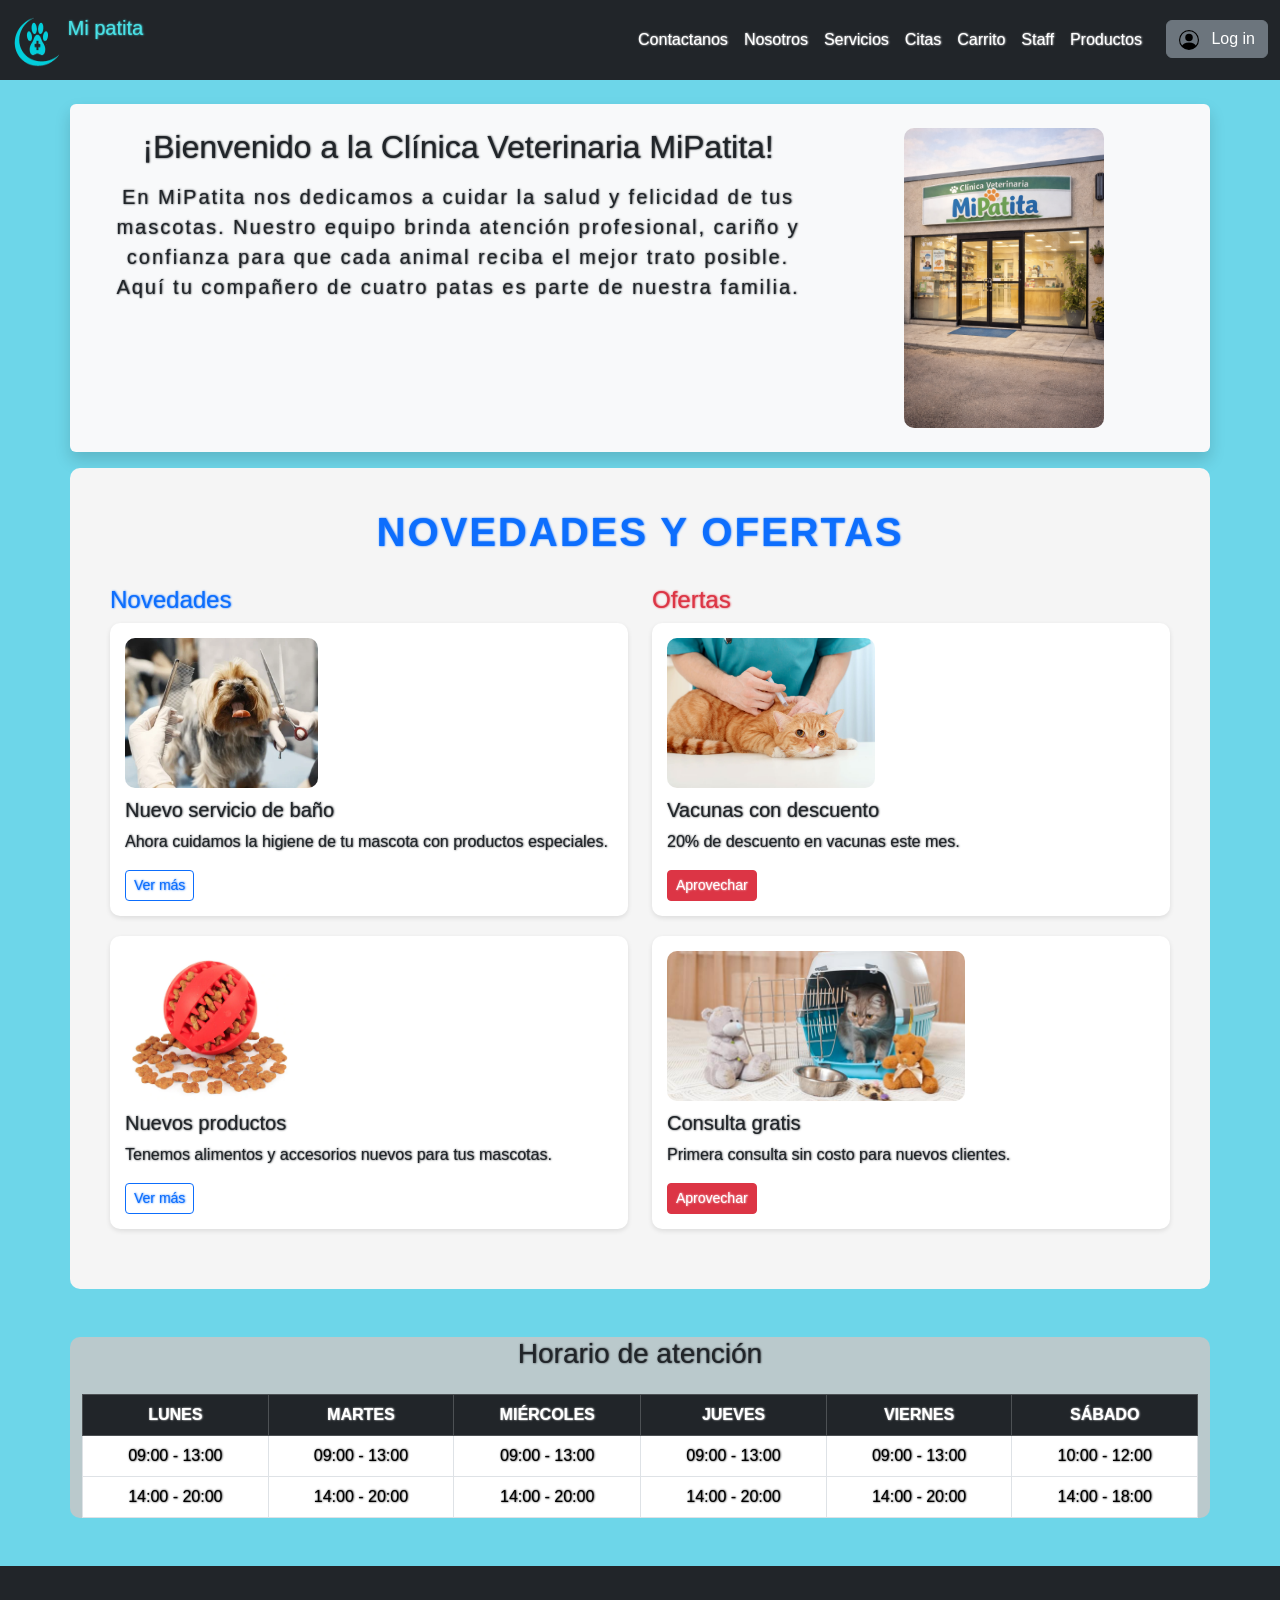
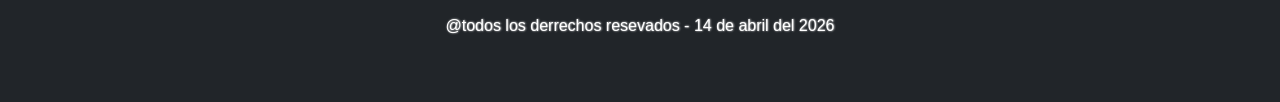
<file: index.html>
<!DOCTYPE html>
<html lang="en">
<head>
    <meta charset="UTF-8">
    <meta name="viewport" content="width=device-width, initial-scale=1.0">
    <link href="https://cdn.jsdelivr.net/npm/bootstrap@5.3.8/dist/css/bootstrap.min.css" rel="stylesheet" integrity="sha384-sRIl4kxILFvY47J16cr9ZwB07vP4J8+LH7qKQnuqkuIAvNWLzeN8tE5YBujZqJLB" crossorigin="anonymous">
    <link rel="icon" type="image/png" href="imagenes/logo.png">
    <link rel="stylesheet" href="CSS/index.css">
    <title>Mi patita</title>
</head>
<body>
    <nav class="navbar navbar-expand-lg cabecera navbar-dark bg-dark fixed-top">
        <div class="container-fluid">
            <!-- Logo -->
            <a class="navbar-brand" href="index.html">
            <img src="imagenes/logo.png" alt="Logo" width="50" height="50" class="d-inline-block align-text-top">
            <span class="marca">Mi patita</span>
            </a>
            <!-- Botón para moviles -->
            <button class="navbar-toggler" type="button" data-bs-toggle="collapse" data-bs-target="#navbarNav"
            aria-controls="navbarNav" aria-expanded="false" aria-label="Toggle navigation">
                <span class="navbar-toggler-icon"></span>
            </button>
            <!-- Links -->
            <div class="collapse navbar-collapse" id="navbarNav">
                <ul class="navbar-nav ms-auto">
                    <li class="nav-item"><a class="nav-link active" href="contactos.html">Contactanos</a></li>
                    <li class="nav-item"><a class="nav-link active" href="nosotros.html">Nosotros</a></li>
                    <li class="nav-item"><a class="nav-link active" href="servicios.html">Servicios</a></li>
                    <li class="nav-item"><a class="nav-link active" href="citas.html">Citas</a></li>
                    <li class="nav-item"><a class="nav-link active" href="carrito.html">Carrito</a></li>
                    <li class="nav-item"><a class="nav-link active" href="staff.html">Staff</a></li>
                    <li class="nav-item"><a class="nav-link active" href="productos.html">Productos</a></li>
                    <!-- log in -->
                    <li class="nav-item">
                        <!-- Button to Open the Modal -->
                        <button type="button" class="btn btn-secondary ms-3" data-bs-toggle="modal" data-bs-target="#myModal">
                            <img src="imagenes/iconos/login.svg" alt="Icono" width="20" height="20" class="me-2">
                            Log in
                        </button>
                    </li>
                </ul>
            </div>
        </div>
    </nav>

    <!-- The Modal -->
    <div class="modal" id="myModal">
        <div class="modal-dialog">
            <div class="modal-content fondo_session">
                <!-- Modal Header -->
                <div class="modal-header">
                    <h4 class="modal-title">Crea tu cuenta</h4>
                    <button type="button" class="btn-close" data-bs-dismiss="modal"></button>
                </div>
                <!-- Modal body -->
                <div class="modal-body">
                    <form action="index.html">
                        <!-- Correo -->
                        <div class="mb-3">
                            <label for="correo" class="form-label">Ingrese su correo</label>
                            <input type="email" class="form-control" id="correo" placeholder="example@gmail.com" required>
                        </div>

                        <!-- Contraseña -->
                        <div class="mb-3">
                            <label for="contraseña" class="form-label">Ingrese su contraseña</label>
                            <input type="password" class="form-control" id="contraseña" placeholder="Ingrese su contraseña" required>
                        </div>

                        <!-- Confirmar contraseña -->
                        <div class="mb-3">
                            <label for="Confirmar" class="form-label">Confirma tu contraseña</label>
                            <input type="password" class="form-control" id="Confirmar" placeholder="Confirmar contraseña" required>
                        </div>

                        <!-- Nombre de usuario -->
                        <div class="mb-3">
                            <label for="nombre" class="form-label">Ingrese un nombre de usuario</label>
                            <input type="text" class="form-control" id="nombre" placeholder="Admin..." required>
                        </div>

                        <!-- Botón -->
                        <div class="d-grid login">
                            <input type="submit" class="btn btn-primary " value="Log in">
                        </div>
                    </form>
                </div>
            </div>
        </div>
    </div>

    <div class="pt-5 mt-2"></div>
    <div class="container mt-5">
        <div class="text-center p-4 shadow rounded bg-light row">
            <div class="col-sm-8">
                <h2 class="mb-3">¡Bienvenido a la Clínica Veterinaria MiPatita!</h2>
                
                <p class="lead">
                    En MiPatita nos dedicamos a cuidar la salud y felicidad de tus mascotas. 
                    Nuestro equipo brinda atención profesional, cariño y confianza para que cada animal 
                    reciba el mejor trato posible. Aquí tu compañero de cuatro patas es parte de nuestra familia.
                </p>
            </div>
            <div class="col-sm-4">
                <img src="imagenes/local.png" class="img-fluid mx-auto d-block redondeo" width="200px">
            </div>
        </div>
    </div>

    <div class="mb-3">
        
    </div>
    
    <div class="container seccion redondeo">
        <h2 class="titulo titulo-pro">Novedades y Ofertas</h2>
        <div class="row">
            <!-- NOVEDADES -->
            <div class="col-md-6">
                <h4 class="text-primary">Novedades</h4>
                <div class="card-simple">
                    <img src="imagenes/baños/baño1.webp">
                    <h5>Nuevo servicio de baño</h5>
                    <p>Ahora cuidamos la higiene de tu mascota con productos especiales.</p>
                    <a href="citas.html" class="btn btn-outline-primary btn-sm">Ver más</a>
                </div>

                <div class="card-simple">
                    <img src="imagenes/productos/BolaComida.webp" class="img-fluid">
                    <h5>Nuevos productos</h5>
                    <p>Tenemos alimentos y accesorios nuevos para tus mascotas.</p>
                    <a href="carrito.html" class="btn btn-outline-primary btn-sm">Ver más</a>
                </div>
            </div>

                <!-- OFERTAS -->
            <div class="col-md-6">
                <h4 class="text-danger">Ofertas</h4>

                <div class="card-simple">
                    <img src="imagenes/baños/vacunas.avif" class="img-fluid">
                    <h5>Vacunas con descuento</h5>
                    <p>20% de descuento en vacunas este mes.</p>
                    <a href="citas.html" class="btn btn-danger btn-sm">Aprovechar</a>
                </div>

                <div class="card-simple">
                    <img src="imagenes/baños/llegada.jpg" class="img-fluid">
                    <h5>Consulta gratis</h5>
                    <p>Primera consulta sin costo para nuevos clientes.</p>
                    <a href="citas.html" class="btn btn-danger btn-sm">Aprovechar</a>
                </div>
            </div>
        </div>
    </div>

    <div class="container mt-5 borde">
        <h3 class="text-center mb-4">Horario de atención</h3>
        <table class="table table-bordered text-center">
            <thead class="table-dark">
                <tr>
                    <th>LUNES</th>
                    <th>MARTES</th>
                    <th>MIÉRCOLES</th>
                    <th>JUEVES</th>
                    <th>VIERNES</th>
                    <th>SÁBADO</th>
                </tr>
            </thead>
            <tbody>
                <tr>
                    <td>09:00 - 13:00</td>
                    <td>09:00 - 13:00</td>
                    <td>09:00 - 13:00</td>
                    <td>09:00 - 13:00</td>
                    <td>09:00 - 13:00</td>
                    <td>10:00 - 12:00</td>
                </tr>
                <tr>
                    <td>14:00 - 20:00</td>
                    <td>14:00 - 20:00</td>
                    <td>14:00 - 20:00</td>
                    <td>14:00 - 20:00</td>
                    <td>14:00 - 20:00</td>
                    <td>14:00 - 18:00</td>
                </tr>
            </tbody>
        </table>
    </div>

    <div class="container-fluid pie text-bg-dark pie pt-5 pb-5 text-center mt-5">
        <footer>
            <p>@todos los derrechos resevados - 14 de abril del 2026</p>
        </footer>
    </div>
    <script src="https://cdn.jsdelivr.net/npm/bootstrap@5.3.8/dist/js/bootstrap.bundle.min.js" integrity="sha384-FKyoEForCGlyvwx9Hj09JcYn3nv7wiPVlz7YYwJrWVcXK/BmnVDxM+D2scQbITxI" crossorigin="anonymous"></script>
</body>
</html>
</file>
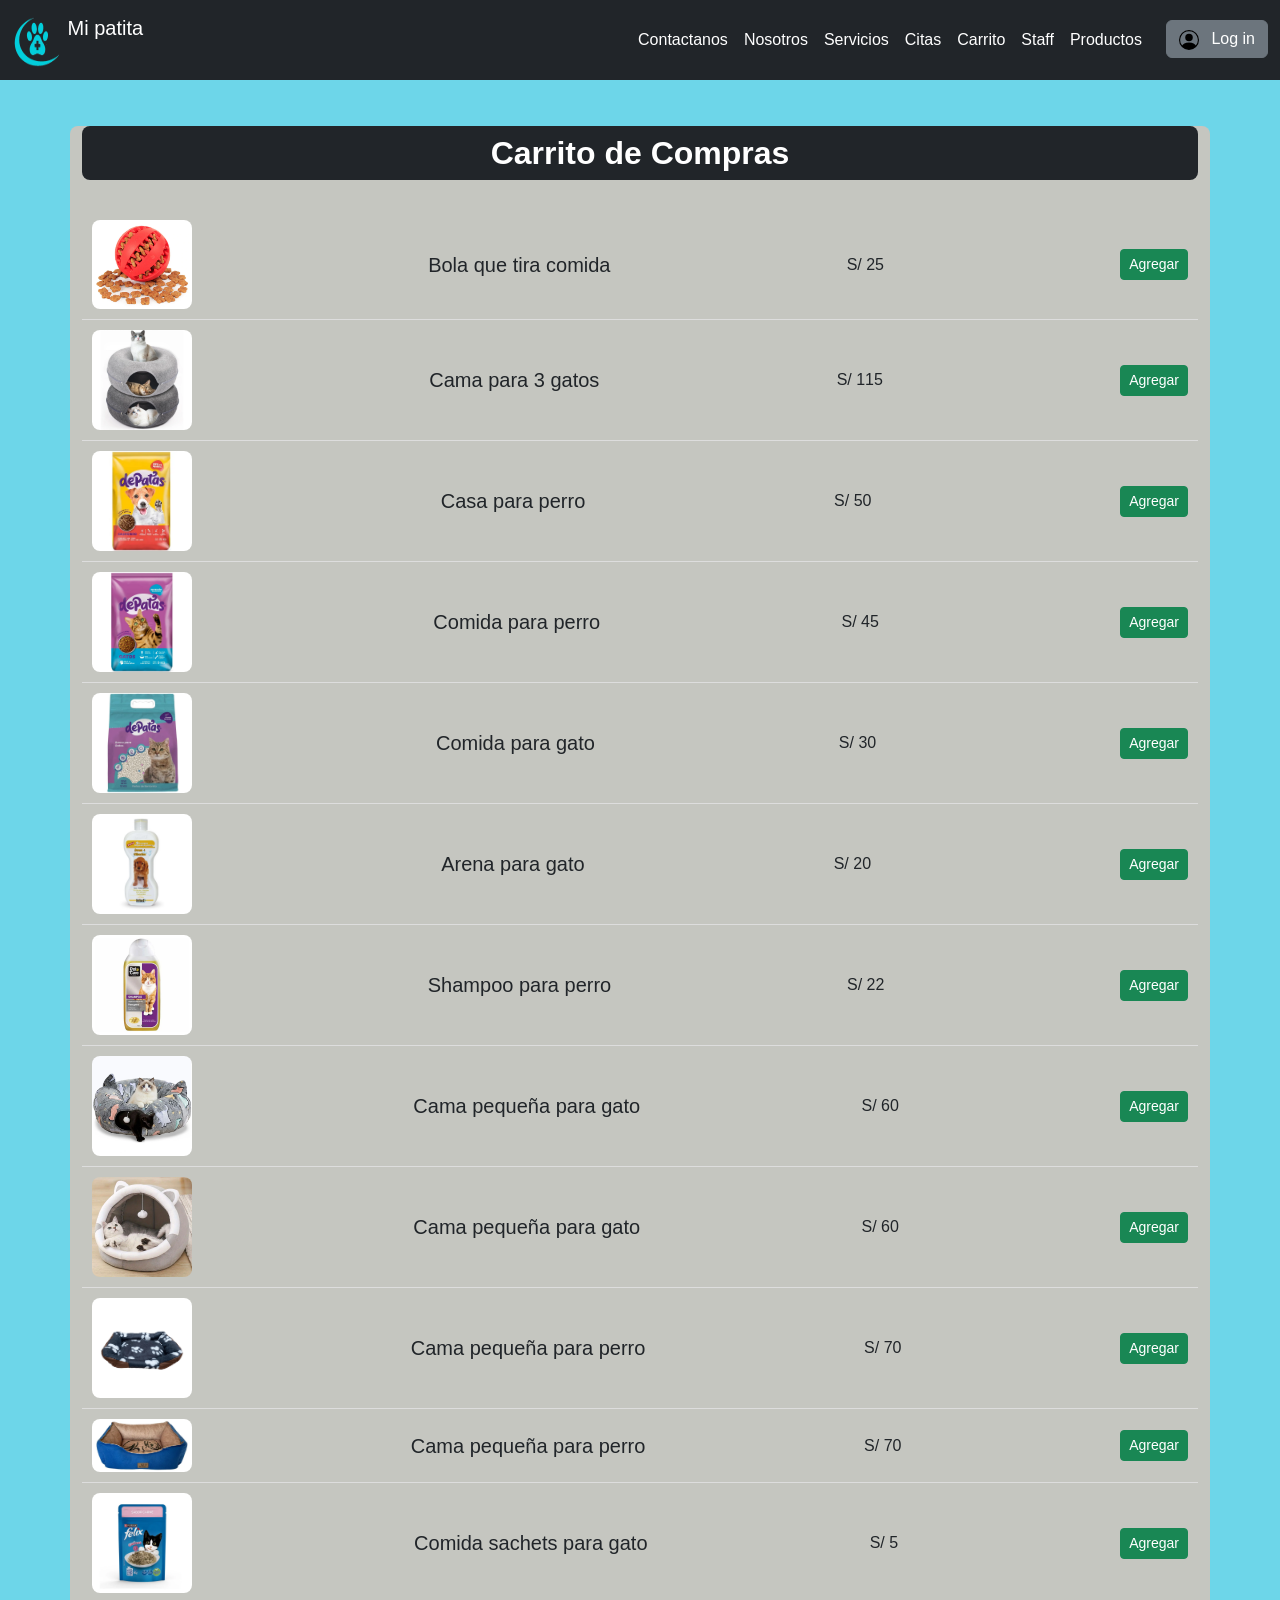
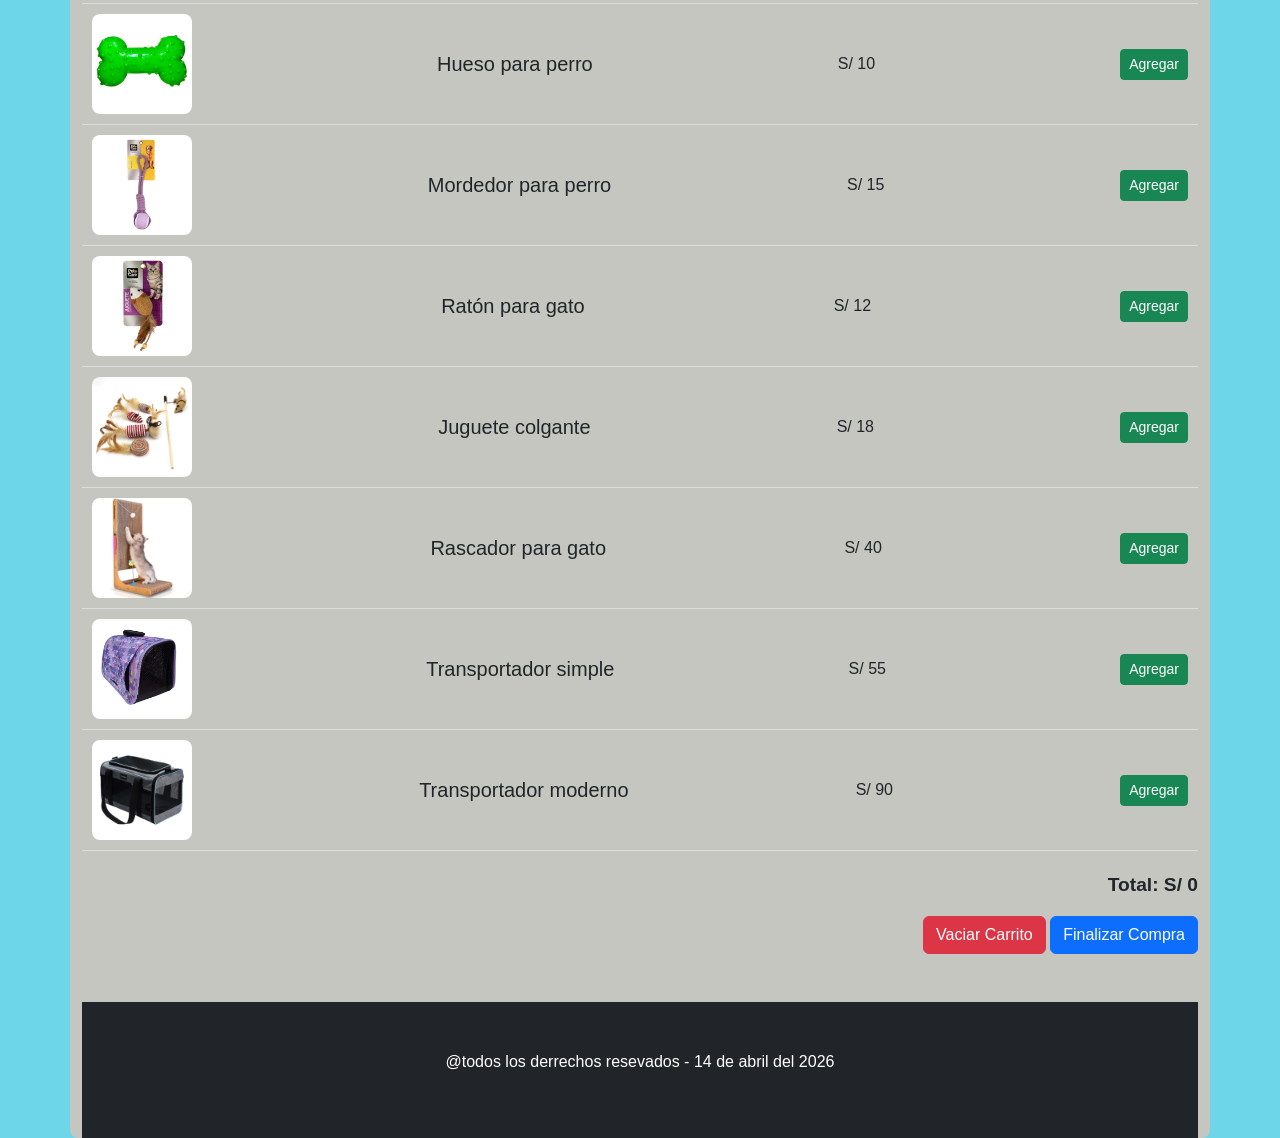
<file: carrito.html>
<!DOCTYPE html>
<html lang="es">
<head>
    <meta charset="UTF-8">
    <meta name="viewport" content="width=device-width, initial-scale=1.0">
    <link href="https://cdn.jsdelivr.net/npm/bootstrap@5.3.8/dist/css/bootstrap.min.css" rel="stylesheet" integrity="sha384-sRIl4kxILFvY47J16cr9ZwB07vP4J8+LH7qKQnuqkuIAvNWLzeN8tE5YBujZqJLB" crossorigin="anonymous">
    <link rel="icon" type="image/png" href="imagenes/logo.png">
    <link rel="stylesheet" href="CSS/carrito.css">
    <title>Carrito</title>
</head>
<body>

    <nav class="navbar navbar-expand-lg cabecera navbar-dark bg-dark fixed-top">
        <div class="container-fluid">
            <!-- Logo -->
            <a class="navbar-brand" href="index.html">
            <img src="imagenes/logo.png" alt="Logo" width="50" height="50" class="d-inline-block align-text-top">
            <span class="marca">Mi patita</span>
            </a>
            <!-- Botón para moviles -->
            <button class="navbar-toggler" type="button" data-bs-toggle="collapse" data-bs-target="#navbarNav"
            aria-controls="navbarNav" aria-expanded="false" aria-label="Toggle navigation">
                <span class="navbar-toggler-icon"></span>
            </button>
            <!-- Links -->
            <div class="collapse navbar-collapse" id="navbarNav">
                <ul class="navbar-nav ms-auto">
                    <li class="nav-item"><a class="nav-link active" href="contactos.html">Contactanos</a></li>
                    <li class="nav-item"><a class="nav-link active" href="nosotros.html">Nosotros</a></li>
                    <li class="nav-item"><a class="nav-link active" href="servicios.html">Servicios</a></li>
                    <li class="nav-item"><a class="nav-link active" href="citas.html">Citas</a></li>
                    <li class="nav-item"><a class="nav-link active" href="carrito.html">Carrito</a></li>
                    <li class="nav-item"><a class="nav-link active" href="staff.html">Staff</a></li>
                    <li class="nav-item"><a class="nav-link active" href="productos.html">Productos</a></li>
                    <!-- log in -->
                    <li class="nav-item">
                        <!-- Button to Open the Modal -->
                        <button type="button" class="btn btn-secondary ms-3" data-bs-toggle="modal" data-bs-target="#myModal">
                            <img src="imagenes/iconos/login.svg" alt="Icono" width="20" height="20" class="me-2">
                            Log in
                        </button>
                    </li>
                </ul>
            </div>
        </div>
    </nav>

    <!-- The Modal -->
    <div class="modal" id="myModal">
        <div class="modal-dialog">
            <div class="modal-content fondo_session">
                <!-- Modal Header -->
                <div class="modal-header">
                    <h4 class="modal-title">Crea tu cuenta</h4>
                    <button type="button" class="btn-close" data-bs-dismiss="modal"></button>
                </div>
                <!-- Modal body -->
                <div class="modal-body">
                    <form action="index.html">
                        <!-- Correo -->
                        <div class="mb-3">
                            <label for="correo" class="form-label">Ingrese su correo</label>
                            <input type="email" class="form-control" id="correo" placeholder="example@gmail.com" required>
                        </div>

                        <!-- Contraseña -->
                        <div class="mb-3">
                            <label for="contraseña" class="form-label">Ingrese su contraseña</label>
                            <input type="password" class="form-control" id="contraseña" placeholder="Ingrese su contraseña" required>
                        </div>

                        <!-- Confirmar contraseña -->
                        <div class="mb-3">
                            <label for="Confirmar" class="form-label">Confirma tu contraseña</label>
                            <input type="password" class="form-control" id="Confirmar" placeholder="Confirmar contraseña" required>
                        </div>

                        <!-- Nombre de usuario -->
                        <div class="mb-3">
                            <label for="nombre" class="form-label">Ingrese un nombre de usuario</label>
                            <input type="text" class="form-control" id="nombre" placeholder="Admin..." required>
                        </div>

                        <!-- Botón -->
                        <div class="d-grid login">
                            <input type="submit" class="btn btn-primary " value="Log in">
                        </div>
                    </form>
                </div>
            </div>
        </div>
    </div>

    <div class="p-5"></div>
    <div class="container color borde ">
        <h2 class="titulo text-bg-dark p-2 borde">Carrito de Compras</h2>

        <div id="lista-carrito">
            <div class="producto">
                <img src="imagenes/productos/BolaComida.webp" class="borde" width="100px">
                <h5>Bola que tira comida</h5>
                <span>S/ 25</span>
                <button class="btn btn-sm btn-success" onclick="agregar(25)">Agregar</button>
            </div>
            <div class="producto">
                <img src="imagenes/productos/Camade3G.webp" class="borde" width="100px">
                <h5>Cama para 3 gatos</h5>
                <span>S/ 115</span>
                <button class="btn btn-sm btn-success" onclick="agregar(115)">Agregar</button>
            </div>
            <div class="producto">
                <img src="imagenes/productos/ComidaP.webp" class="borde" width="100px">
                <h5>Casa para perro</h5>
                <span>S/ 50</span>
                <button class="btn btn-sm btn-success" onclick="agregar(50)">Agregar</button>
            </div>
            <div class="producto">
                <img src="imagenes/productos/ComiG.webp" class="borde" width="100px">
                <h5>Comida para perro</h5>
                <span>S/ 45</span>
                <button class="btn btn-sm btn-success" onclick="agregar(45)">Agregar</button>
            </div>
            <div class="producto">
                <img src="imagenes/productos/ArenaG.webp" class="borde" width="100px">
                <h5>Comida para gato</h5>
                <span>S/ 30</span>
                <button class="btn btn-sm btn-success" onclick="agregar(30)">Agregar</button>
            </div>
            <div class="producto">
                <img src="imagenes/productos/ShampooP.webp" class="borde" width="100px">
                <h5>Arena para gato</h5>
                <span>S/ 20</span>
                <button class="btn btn-sm btn-success" onclick="agregar(20)">Agregar</button>
            </div>
            <div class="producto">
                <img src="imagenes/productos/ShampooG.webp" class="borde" width="100px">
                <h5>Shampoo para perro</h5>
                <span>S/ 22</span>
                <button class="btn btn-sm btn-success" onclick="agregar(22)">Agregar</button>
            </div>
            <div class="producto">
                <img src="imagenes/productos/Camapequeña2G.webp" class="borde" width="100px">
                <h5>Cama pequeña para gato</h5>
                <span>S/ 60</span>
                <button class="btn btn-sm btn-success" onclick="agregar(60)">Agregar</button>
            </div>
            <div class="producto">
                <img src="imagenes/productos/CamapequeñaG.webp" class="borde" width="100px">
                <h5>Cama pequeña para gato</h5>
                <span>S/ 60</span>
                <button class="btn btn-sm btn-success" onclick="agregar(60)">Agregar</button>
            </div>
            <div class="producto">
                <img src="imagenes/productos/CamaP.png" class="borde" width="100px">
                <h5>Cama pequeña para perro</h5>
                <span>S/ 70</span>
                <button class="btn btn-sm btn-success" onclick="agregar(70)">Agregar</button>
            </div>
            <div class="producto">
                <img src="imagenes/productos/CamaP2.webp" class="borde" width="100px">
                <h5>Cama pequeña para perro</h5>
                <span>S/ 70</span>
                <button class="btn btn-sm btn-success" onclick="agregar(70)">Agregar</button>
            </div>
            <div class="producto">
                <img src="imagenes/productos/ComidaCarneG.webp" class="borde" width="100px">
                <h5>Comida sachets para gato</h5>
                <span>S/ 5</span>
                <button class="btn btn-sm btn-success" onclick="agregar(5)">Agregar</button>
            </div>
            <div class="producto">
                <img src="imagenes/productos/HuesoP.webp" class="borde" width="100px">
                <h5>Hueso para perro</h5>
                <span>S/ 10</span>
                <button class="btn btn-sm btn-success" onclick="agregar(10)">Agregar</button>
            </div>
            <div class="producto">
                <img src="imagenes/productos/JugueteP.webp" class="borde" width="100px">
                <h5>Mordedor para perro</h5>
                <span>S/ 15</span>
                <button class="btn btn-sm btn-success" onclick="agregar(15)">Agregar</button>
            </div>
            <div class="producto">
                <img src="imagenes/productos/RatonparaG.webp" class="borde" width="100px">
                <h5>Ratón para gato</h5>
                <span>S/ 12</span>
                <button class="btn btn-sm btn-success" onclick="agregar(12)">Agregar</button>
            </div>
            <div class="producto">
                <img src="imagenes/productos/JugueteG.webp" class="borde" width="100px">
                <h5>Juguete colgante</h5>
                <span>S/ 18</span>
                <button class="btn btn-sm btn-success" onclick="agregar(18)">Agregar</button>
            </div>
            <div class="producto">
                <img src="imagenes/productos/RascadorG.webp" class="borde" width="100px">
                <h5>Rascador para gato</h5>
                <span>S/ 40</span>
                <button class="btn btn-sm btn-success" onclick="agregar(40)">Agregar</button>
            </div>
            <div class="producto">
                <img src="imagenes/productos/TransportadorBasico.webp" class="borde" width="100px">
                <h5>Transportador simple</h5>
                <span>S/ 55</span>
                <button class="btn btn-sm btn-success" onclick="agregar(55)">Agregar</button>
            </div>
            <div class="producto">
                <img src="imagenes/productos/Transportador1.webp" class="borde" width="100px">
                <h5>Transportador moderno</h5>
                <span>S/ 90</span>
                <button class="btn btn-sm btn-success" onclick="agregar(90)">Agregar</button>
            </div>

        <div class="total">
            Total: S/ <span id="total">0</span>
        </div>

        <div class="text-end mt-3">
            <button class="btn btn-danger" onclick="vaciar()">Vaciar Carrito</button>
            <a href="completo.html"><button class="btn btn-primary">Finalizar Compra</button></a>
        </div>
    </div>

    <script>
    let total = 0;

    function agregar(precio) {
        total += precio;
        document.getElementById("total").textContent = total;
    }

    function vaciar() {
        total = 0;
        document.getElementById("total").textContent = total;
    }
</script>

    <div class="container-fluid pie text-bg-dark pie pt-5 pb-5 text-center mt-5">
        <footer>
            <p>@todos los derrechos resevados - 14 de abril del 2026</p>
        </footer>
    </div>

<script src="https://cdn.jsdelivr.net/npm/bootstrap@5.3.8/dist/js/bootstrap.bundle.min.js"></script>
</body>
</html>
</file>
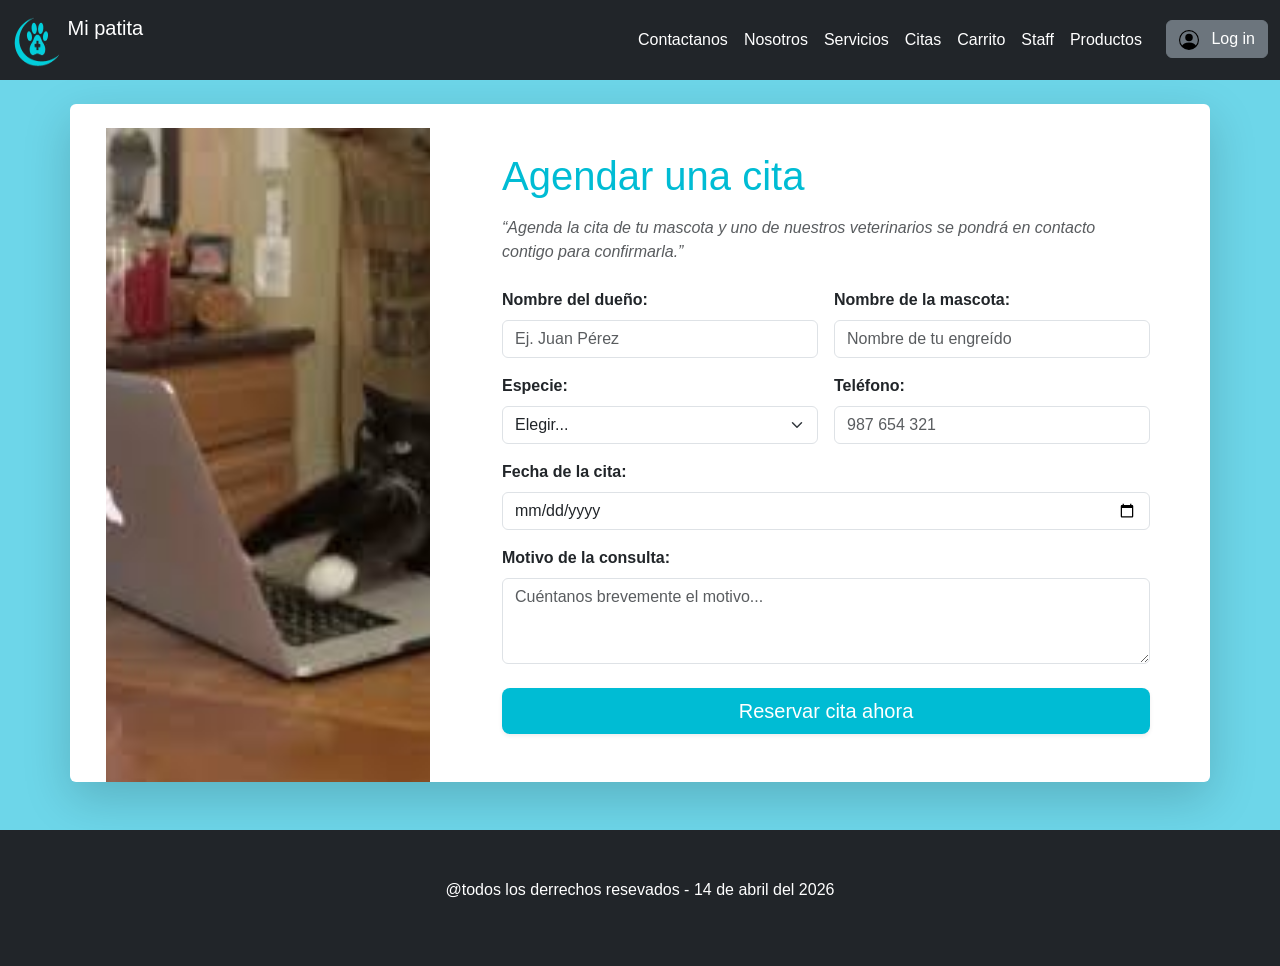
<file: citas.html>
<!DOCTYPE html>
<html lang="en">
<head>
    <meta charset="UTF-8">
    <meta name="viewport" content="width=device-width, initial-scale=1.0">
    <link href="https://cdn.jsdelivr.net/npm/bootstrap@5.3.8/dist/css/bootstrap.min.css" rel="stylesheet" integrity="sha384-sRIl4kxILFvY47J16cr9ZwB07vP4J8+LH7qKQnuqkuIAvNWLzeN8tE5YBujZqJLB" crossorigin="anonymous">
    <link rel="icon" type="image/png" href="imagenes/logo.png">
    <link rel="stylesheet" href="CSS/citas.css">
    <title>MiPatita</title>
</head>
<body style="background: #6dd6e9;">
    <nav class="navbar navbar-expand-lg cabecera navbar-dark text-bg-dark fixed-top">
        <div class="container-fluid">
            <!-- Logo -->
            <a class="navbar-brand" href="index.html">
            <img src="imagenes/logo.png" alt="Logo" width="50" height="50" class="d-inline-block align-text-top">
            Mi patita
            </a>
            <!-- Botón para moviles -->
            <button class="navbar-toggler" type="button" data-bs-toggle="collapse" data-bs-target="#navbarNav"
            aria-controls="navbarNav" aria-expanded="false" aria-label="Toggle navigation">
                <span class="navbar-toggler-icon"></span>
            </button>
            <!-- Links -->
            <div class="collapse navbar-collapse" id="navbarNav">
                <ul class="navbar-nav ms-auto">
                    <li class="nav-item"><a class="nav-link active" href="contactos.html">Contactanos</a></li>
                    <li class="nav-item"><a class="nav-link active" href="nosotros.html">Nosotros</a></li>
                    <li class="nav-item"><a class="nav-link active" href="servicios.html">Servicios</a></li>
                    <li class="nav-item"><a class="nav-link active" href="citas.html">Citas</a></li>
                    <li class="nav-item"><a class="nav-link active" href="carrito.html">Carrito</a></li>
                    <li class="nav-item"><a class="nav-link active" href="staff.html">Staff</a></li>
                    <li class="nav-item"><a class="nav-link active" href="productos.html">Productos</a></li>
                    <!-- log in -->
                    <li class="nav-item">
                        <!-- Button to Open the Modal -->
                        <button type="button" class="btn btn-secondary ms-3" data-bs-toggle="modal" data-bs-target="#myModal">
                            <img src="imagenes/iconos/login.svg" alt="Icono" width="20" height="20" class="me-2">
                            Log in
                        </button>
                    </li>
                </ul>
            </div>
        </div>
    </nav>

    <!-- The Modal -->
    <div class="modal" id="myModal">
        <div class="modal-dialog">
            <div class="modal-content fondo_session">
                <!-- Modal Header -->
                <div class="modal-header">
                    <h4 class="modal-title">Crea tu cuenta</h4>
                    <button type="button" class="btn-close" data-bs-dismiss="modal"></button>
                </div>
                <!-- Modal body -->
                <div class="modal-body">
                    <form action="index.html">
                        <!-- Correo -->
                        <div class="mb-3">
                            <label for="correo" class="form-label">Ingrese su correo</label>
                            <input type="email" class="form-control" id="correo" placeholder="example@gmail.com" required>
                        </div>

                        <!-- Contraseña -->
                        <div class="mb-3">
                            <label for="contraseña" class="form-label">Ingrese su contraseña</label>
                            <input type="password" class="form-control" id="contraseña" placeholder="Ingrese su contraseña" required>
                        </div>

                        <!-- Confirmar contraseña -->
                        <div class="mb-3">
                            <label for="Confirmar" class="form-label">Confirma tu contraseña</label>
                            <input type="password" class="form-control" id="Confirmar" placeholder="Confirmar contraseña" required>
                        </div>

                        <!-- Nombre de usuario -->
                        <div class="mb-3">
                            <label for="nombre" class="form-label">Ingrese un nombre de usuario</label>
                            <input type="text" class="form-control" id="nombre" placeholder="Admin..." required>
                        </div>

                        <!-- Botón -->
                        <div class="d-grid login">
                            <input type="submit" class="btn btn-primary " value="Log in">
                        </div>
                    </form>
                </div>
            </div>
        </div>
    </div>

    <div class="pt-5 mt-2"></div>
    <section class="container my-5 shadow-lg rounded overflow-hidden bg-white mt-5">
        <div class="row g-0">
            <div class="col-md-4 d-none d-md-block">
                <div class="h-100 m-4" style="background: url('imagenes/cita.jpeg') center/cover no-repeat; min-height: 300px;">
                </div>
            </div>

            <div class="col-md-8 p-4 p-lg-5">
                <h1 class="display-6 mb-3" style="color: #00bcd4;">Agendar una cita</h1>
                <p class="text-muted fst-italic mb-4">
                    “Agenda la cita de tu mascota y uno de nuestros veterinarios se pondrá en contacto contigo para confirmarla.”
                </p>

                <form action="" method="get" class="row g-3">
                    <div class="col-md-6">
                        <label class="form-label fw-bold">Nombre del dueño:</label>
                        <input type="text" name="dueño" class="form-control" placeholder="Ej. Juan Pérez">
                    </div>

                    <div class="col-md-6">
                        <label class="form-label fw-bold">Nombre de la mascota:</label>
                        <input type="text" name="mascota" class="form-control" placeholder="Nombre de tu engreído">
                    </div>

                    <div class="col-md-6">
                        <label class="form-label fw-bold">Especie:</label>
                        <select name="especie" class="form-select">
                            <option selected>Elegir...</option>
                            <option>Perro</option>
                            <option>Gato</option>
                            <option>Ave</option>
                            <option>Otro</option>
                        </select>
                    </div>

                    <div class="col-md-6">
                        <label class="form-label fw-bold">Teléfono:</label>
                        <input type="number" name="telefono" class="form-control" placeholder="987 654 321">
                    </div>

                    <div class="col-12">
                        <label class="form-label fw-bold">Fecha de la cita:</label>
                        <input type="date" name="fecha" class="form-control">
                    </div>

                    <div class="col-12">
                        <label class="form-label fw-bold">Motivo de la consulta:</label>
                        <textarea name="motivo" class="form-control" rows="3" placeholder="Cuéntanos brevemente el motivo..."></textarea>
                    </div>

                    <div class="col-12 mt-4">
                        <button type="submit" class="btn btn-lg w-100 text-white shadow-sm" style="background-color: #00bcd4; border: none;">
                            Reservar cita ahora
                        </button>
                    </div>
                </form>
            </div>
        </div>
    </section>
    <div class="container-fluid pie text-bg-dark pie pt-5 pb-5 text-center mt-5">
        <footer>
            <p>@todos los derrechos resevados - 14 de abril del 2026</p>
        </footer>
    </div>

    <script src="https://cdn.jsdelivr.net/npm/bootstrap@5.3.8/dist/js/bootstrap.bundle.min.js" integrity="sha384-FKyoEForCGlyvwx9Hj09JcYn3nv7wiPVlz7YYwJrWVcXK/BmnVDxM+D2scQbITxI" crossorigin="anonymous"></script>
</body>
</html>
</file>
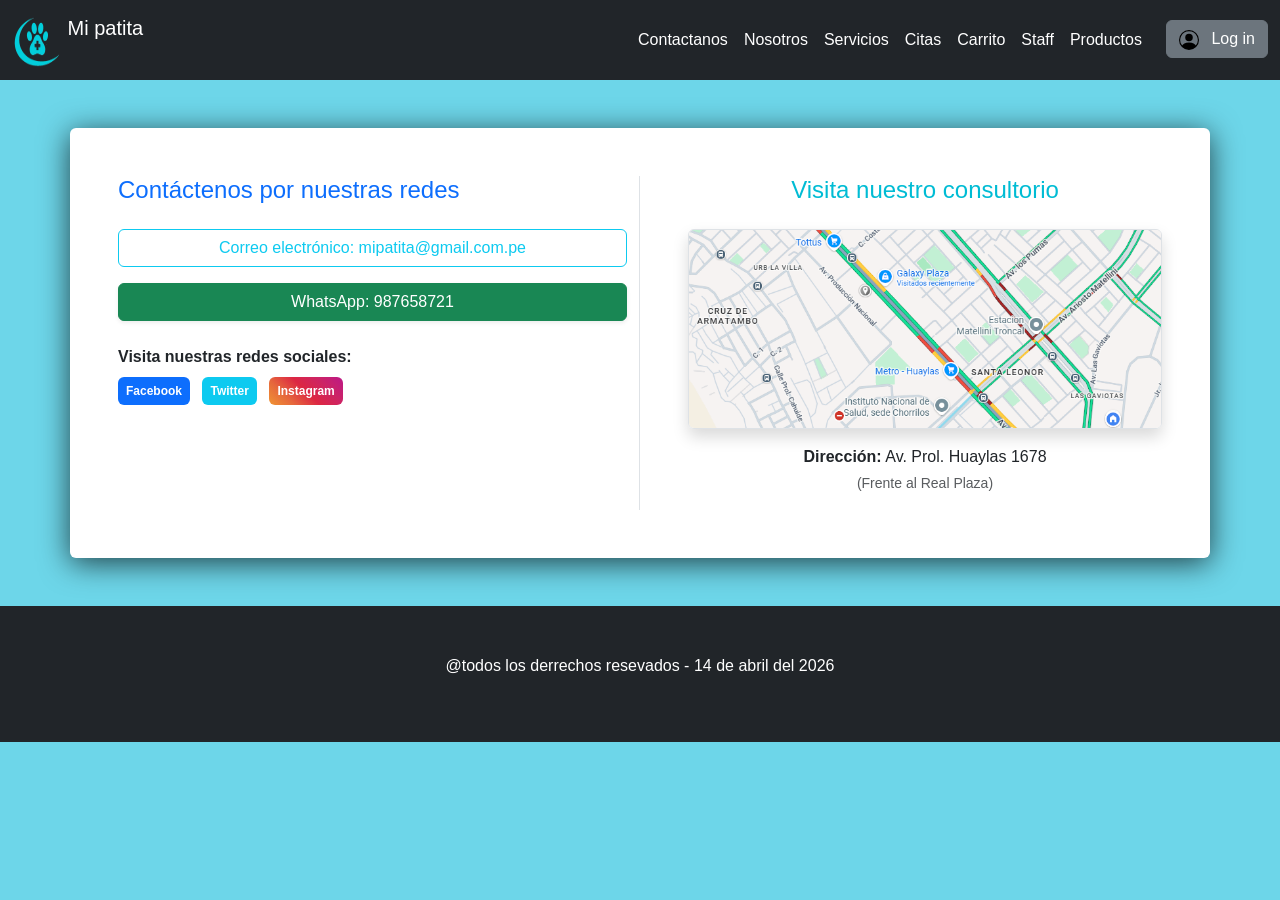
<file: contactos.html>
<!DOCTYPE html>
<html lang="en">
<head>
    <meta charset="UTF-8">
    <meta name="viewport" content="width=device-width, initial-scale=1.0">
    <link href="https://cdn.jsdelivr.net/npm/bootstrap@5.3.8/dist/css/bootstrap.min.css" rel="stylesheet" integrity="sha384-sRIl4kxILFvY47J16cr9ZwB07vP4J8+LH7qKQnuqkuIAvNWLzeN8tE5YBujZqJLB" crossorigin="anonymous">
    <link rel="icon" type="image/png" href="imagenes/logo.png">
    <link rel="stylesheet" href="CSS/contacto.css">
    <title>MiPatita</title>
</head>
<body>
    <nav class="navbar navbar-expand-lg cabecera navbar-dark text-bg-dark">
        <div class="container-fluid">
            <!-- Logo -->
            <a class="navbar-brand" href="index.html">
            <img src="imagenes/logo.png" alt="Logo" width="50" height="50" class="d-inline-block align-text-top">
            Mi patita
            </a>
            <!-- Botón para moviles -->
            <button class="navbar-toggler" type="button" data-bs-toggle="collapse" data-bs-target="#navbarNav"
            aria-controls="navbarNav" aria-expanded="false" aria-label="Toggle navigation">
                <span class="navbar-toggler-icon"></span>
            </button>
            <!-- Links -->
            <div class="collapse navbar-collapse" id="navbarNav">
                <ul class="navbar-nav ms-auto">
                    <li class="nav-item"><a class="nav-link active" href="contactos.html">Contactanos</a></li>
                    <li class="nav-item"><a class="nav-link active" href="nosotros.html">Nosotros</a></li>
                    <li class="nav-item"><a class="nav-link active" href="servicios.html">Servicios</a></li>
                    <li class="nav-item"><a class="nav-link active" href="citas.html">Citas</a></li>
                    <li class="nav-item"><a class="nav-link active" href="carrito.html">Carrito</a></li>
                    <li class="nav-item"><a class="nav-link active" href="staff.html">Staff</a></li>
                    <li class="nav-item"><a class="nav-link active" href="productos.html">Productos</a></li>
                    <!-- log in -->
                    <li class="nav-item">
                        <!-- Button to Open the Modal -->
                        <button type="button" class="btn btn-secondary ms-3" data-bs-toggle="modal" data-bs-target="#myModal">
                            <img src="imagenes/iconos/login.svg" alt="Icono" width="20" height="20" class="me-2">
                            Log in
                        </button>
                    </li>
                </ul>
            </div>
        </div>
    </nav>

    <!-- The Modal -->
    <div class="modal" id="myModal">
        <div class="modal-dialog">
            <div class="modal-content fondo_session">
                <!-- Modal Header -->
                <div class="modal-header">
                    <h4 class="modal-title">Crea tu cuenta</h4>
                    <button type="button" class="btn-close" data-bs-dismiss="modal"></button>
                </div>
                <!-- Modal body -->
                <div class="modal-body">
                    <form action="index.html">
                        <!-- Correo -->
                        <div class="mb-3">
                            <label for="correo" class="form-label">Ingrese su correo</label>
                            <input type="email" class="form-control" id="correo" placeholder="example@gmail.com" required>
                        </div>

                        <!-- Contraseña -->
                        <div class="mb-3">
                            <label for="contraseña" class="form-label">Ingrese su contraseña</label>
                            <input type="password" class="form-control" id="contraseña" placeholder="Ingrese su contraseña" required>
                        </div>

                        <!-- Confirmar contraseña -->
                        <div class="mb-3">
                            <label for="Confirmar" class="form-label">Confirma tu contraseña</label>
                            <input type="password" class="form-control" id="Confirmar" placeholder="Confirmar contraseña" required>
                        </div>

                        <!-- Nombre de usuario -->
                        <div class="mb-3">
                            <label for="nombre" class="form-label">Ingrese un nombre de usuario</label>
                            <input type="text" class="form-control" id="nombre" placeholder="Admin..." required>
                        </div>

                        <!-- Botón -->
                        <div class="d-grid login">
                            <input type="submit" class="btn btn-primary " value="Log in">
                        </div>
                    </form>
                </div>
            </div>
        </div>
    </div>

    <section class="container my-5 p-5 bg-white rounded shadow-sm sombra">
        <div class="row">
            <div class="col-md-6 border-end">
                <h2 class="h4 mb-4 text-primary">Contáctenos por nuestras redes</h2>
                
                <div class="mb-4">
                    <a href="mailto:mipatita@gmail.com.pe" class="btn btn-outline-info w-100 mb-3">
                        Correo electrónico: mipatita@gmail.com.pe
                    </a>
                    <a href="https://wa.me" class="btn btn-success w-100 shadow-sm">
                        WhatsApp: 987658721
                    </a>
                </div>

                <p class="fw-bold mb-2">Visita nuestras redes sociales:</p>
                <ul class="list-inline">
                    <li class="list-inline-item badge bg-primary p-2">Facebook</li>
                    <li class="list-inline-item badge bg-info p-2">Twitter</li>
                    <li class="list-inline-item badge bg-danger p-2" style="background: linear-gradient(45deg, #f09433, #e6683c, #dc2743, #cc2366, #bc1888) !important;">Instagram</li>
                </ul>
            </div>

            <div class="col-md-6 ps-md-5 mt-4 mt-md-0 text-center">
                <h2 class="h4 mb-4 text-primary" style="color: #00bcd4 !important;">Visita nuestro consultorio</h2>
                
                <div class="mb-3">
                    <img src="imagenes/direccion.png" class="img-fluid rounded shadow border" alt="Mapa" style="max-height: 200px; width: 100%; object-fit: cover;">
                </div>
                
                <p class="mb-1"><strong>Dirección:</strong> Av. Prol. Huaylas 1678</p>
                <p class="text-muted small italic">(Frente al Real Plaza)</p>
            </div>
        </div>
    </section>

    <div class="container-fluid pie text-bg-dark pie pt-5 pb-5 text-center mt-5">
        <footer>
            <p>@todos los derrechos resevados - 14 de abril del 2026</p>
        </footer>
    </div>
    <script src="https://cdn.jsdelivr.net/npm/bootstrap@5.3.8/dist/js/bootstrap.bundle.min.js" integrity="sha384-FKyoEForCGlyvwx9Hj09JcYn3nv7wiPVlz7YYwJrWVcXK/BmnVDxM+D2scQbITxI" crossorigin="anonymous"></script>
</body>
</html>
</file>
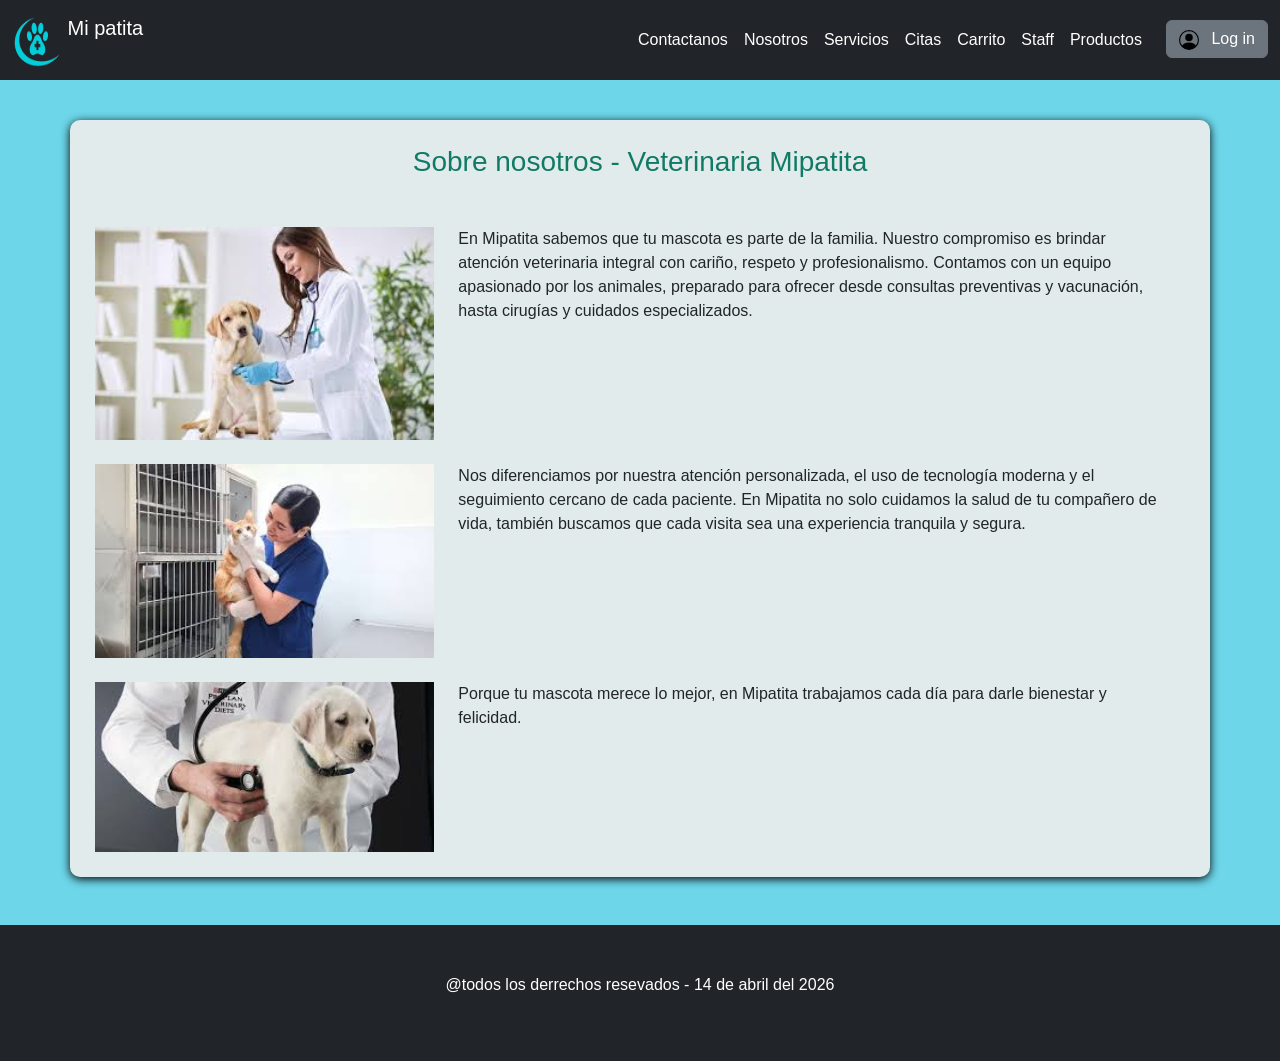
<file: nosotros.html>
<!DOCTYPE html>
<html lang="en">
<head>
    <meta charset="UTF-8">
    <meta name="viewport" content="width=device-width, initial-scale=1.0">
    <link href="https://cdn.jsdelivr.net/npm/bootstrap@5.3.8/dist/css/bootstrap.min.css" rel="stylesheet" integrity="sha384-sRIl4kxILFvY47J16cr9ZwB07vP4J8+LH7qKQnuqkuIAvNWLzeN8tE5YBujZqJLB" crossorigin="anonymous">
    <link rel="icon" type="image/png" href="imagenes/logo.png">
    <link rel="stylesheet" href="CSS/nosotros.css">
    <title>Mi patita</title>
</head>
<body>
    <nav class="navbar navbar-expand-lg cabecera navbar-dark bg-dark fixed-top">
        <div class="container-fluid">
            <!-- Logo -->
            <a class="navbar-brand" href="index.html">
            <img src="imagenes/logo.png" alt="Logo" width="50" height="50" class="d-inline-block align-text-top">
            <span class="marca">Mi patita</span>
            </a>
            <!-- Botón para moviles -->
            <button class="navbar-toggler" type="button" data-bs-toggle="collapse" data-bs-target="#navbarNav"
            aria-controls="navbarNav" aria-expanded="false" aria-label="Toggle navigation">
                <span class="navbar-toggler-icon"></span>
            </button>
            <!-- Links -->
            <div class="collapse navbar-collapse" id="navbarNav">
                <ul class="navbar-nav ms-auto">
                    <li class="nav-item"><a class="nav-link active" href="contactos.html">Contactanos</a></li>
                    <li class="nav-item"><a class="nav-link active" href="nosotros.html">Nosotros</a></li>
                    <li class="nav-item"><a class="nav-link active" href="servicios.html">Servicios</a></li>
                    <li class="nav-item"><a class="nav-link active" href="citas.html">Citas</a></li>
                    <li class="nav-item"><a class="nav-link active" href="carrito.html">Carrito</a></li>
                    <li class="nav-item"><a class="nav-link active" href="staff.html">Staff</a></li>
                    <li class="nav-item"><a class="nav-link active" href="productos.html">Productos</a></li>
                    <!-- log in -->
                    <li class="nav-item">
                        <!-- Button to Open the Modal -->
                        <button type="button" class="btn btn-secondary ms-3" data-bs-toggle="modal" data-bs-target="#myModal">
                            <img src="imagenes/iconos/login.svg" alt="Icono" width="20" height="20" class="me-2">
                            Log in
                        </button>
                    </li>
                </ul>
            </div>
        </div>
    </nav>

    <!-- The Modal -->
    <div class="modal" id="myModal">
        <div class="modal-dialog">
            <div class="modal-content fondo_session">
                <!-- Modal Header -->
                <div class="modal-header">
                    <h4 class="modal-title">Crea tu cuenta</h4>
                    <button type="button" class="btn-close" data-bs-dismiss="modal"></button>
                </div>
                <!-- Modal body -->
                <div class="modal-body">
                    <form action="index.html">
                        <!-- Correo -->
                        <div class="mb-3">
                            <label for="correo" class="form-label">Ingrese su correo</label>
                            <input type="email" class="form-control" id="correo" placeholder="example@gmail.com" required>
                        </div>

                        <!-- Contraseña -->
                        <div class="mb-3">
                            <label for="contraseña" class="form-label">Ingrese su contraseña</label>
                            <input type="password" class="form-control" id="contraseña" placeholder="Ingrese su contraseña" required>
                        </div>

                        <!-- Confirmar contraseña -->
                        <div class="mb-3">
                            <label for="Confirmar" class="form-label">Confirma tu contraseña</label>
                            <input type="password" class="form-control" id="Confirmar" placeholder="Confirmar contraseña" required>
                        </div>

                        <!-- Nombre de usuario -->
                        <div class="mb-3">
                            <label for="nombre" class="form-label">Ingrese un nombre de usuario</label>
                            <input type="text" class="form-control" id="nombre" placeholder="Admin..." required>
                        </div>

                        <!-- Botón -->
                        <div class="d-grid login">
                            <input type="submit" class="btn btn-primary " value="Log in">
                        </div>
                    </form>
                </div>
            </div>
        </div>
    </div>

    <div class="container bloques">
        <div class="h3 text-center color mb-5">
            Sobre nosotros - Veterinaria Mipatita
        </div>
        <div class="row">
            <div class="col-*-* row mb-4">
                <img src="imagenes/nosotros/vista.jpeg" class="col-sm-4 " width="200px">
                <p class="col-sm-8">En Mipatita sabemos que tu mascota es parte de la familia. Nuestro compromiso es brindar atención veterinaria integral con cariño, respeto y profesionalismo. Contamos con un equipo apasionado por los animales, preparado para ofrecer desde consultas preventivas y vacunación, hasta cirugías y cuidados especializados.</p>
            </div>
            <div class="col-*-* row">
                <img src="imagenes/nosotros/vista1.jpeg" class="col-sm-4 img" width="200px">
                <p class="col-sm-8">Nos diferenciamos por nuestra atención personalizada, el uso de tecnología moderna y el seguimiento cercano de cada paciente. En Mipatita no solo cuidamos la salud de tu compañero de vida, también buscamos que cada visita sea una experiencia tranquila y segura.</p>
            </div>
            <div class="col-*-* row mt-4">
                <img src="imagenes/nosotros/vista2.jpeg" class="col-sm-4" width="200px">
                <p class="col-sm-8">Porque tu mascota merece lo mejor, en Mipatita trabajamos cada día para darle bienestar y felicidad.</p>
            </div>
        </div>
    </div>

    <div class="container-fluid pie text-bg-dark pie pt-5 pb-5 text-center mt-5">
        <footer>
            <p>@todos los derrechos resevados - 14 de abril del 2026</p>
        </footer>
    </div>
    <script src="https://cdn.jsdelivr.net/npm/bootstrap@5.3.8/dist/js/bootstrap.bundle.min.js" integrity="sha384-FKyoEForCGlyvwx9Hj09JcYn3nv7wiPVlz7YYwJrWVcXK/BmnVDxM+D2scQbITxI" crossorigin="anonymous"></script>
</body>
</html>
</file>
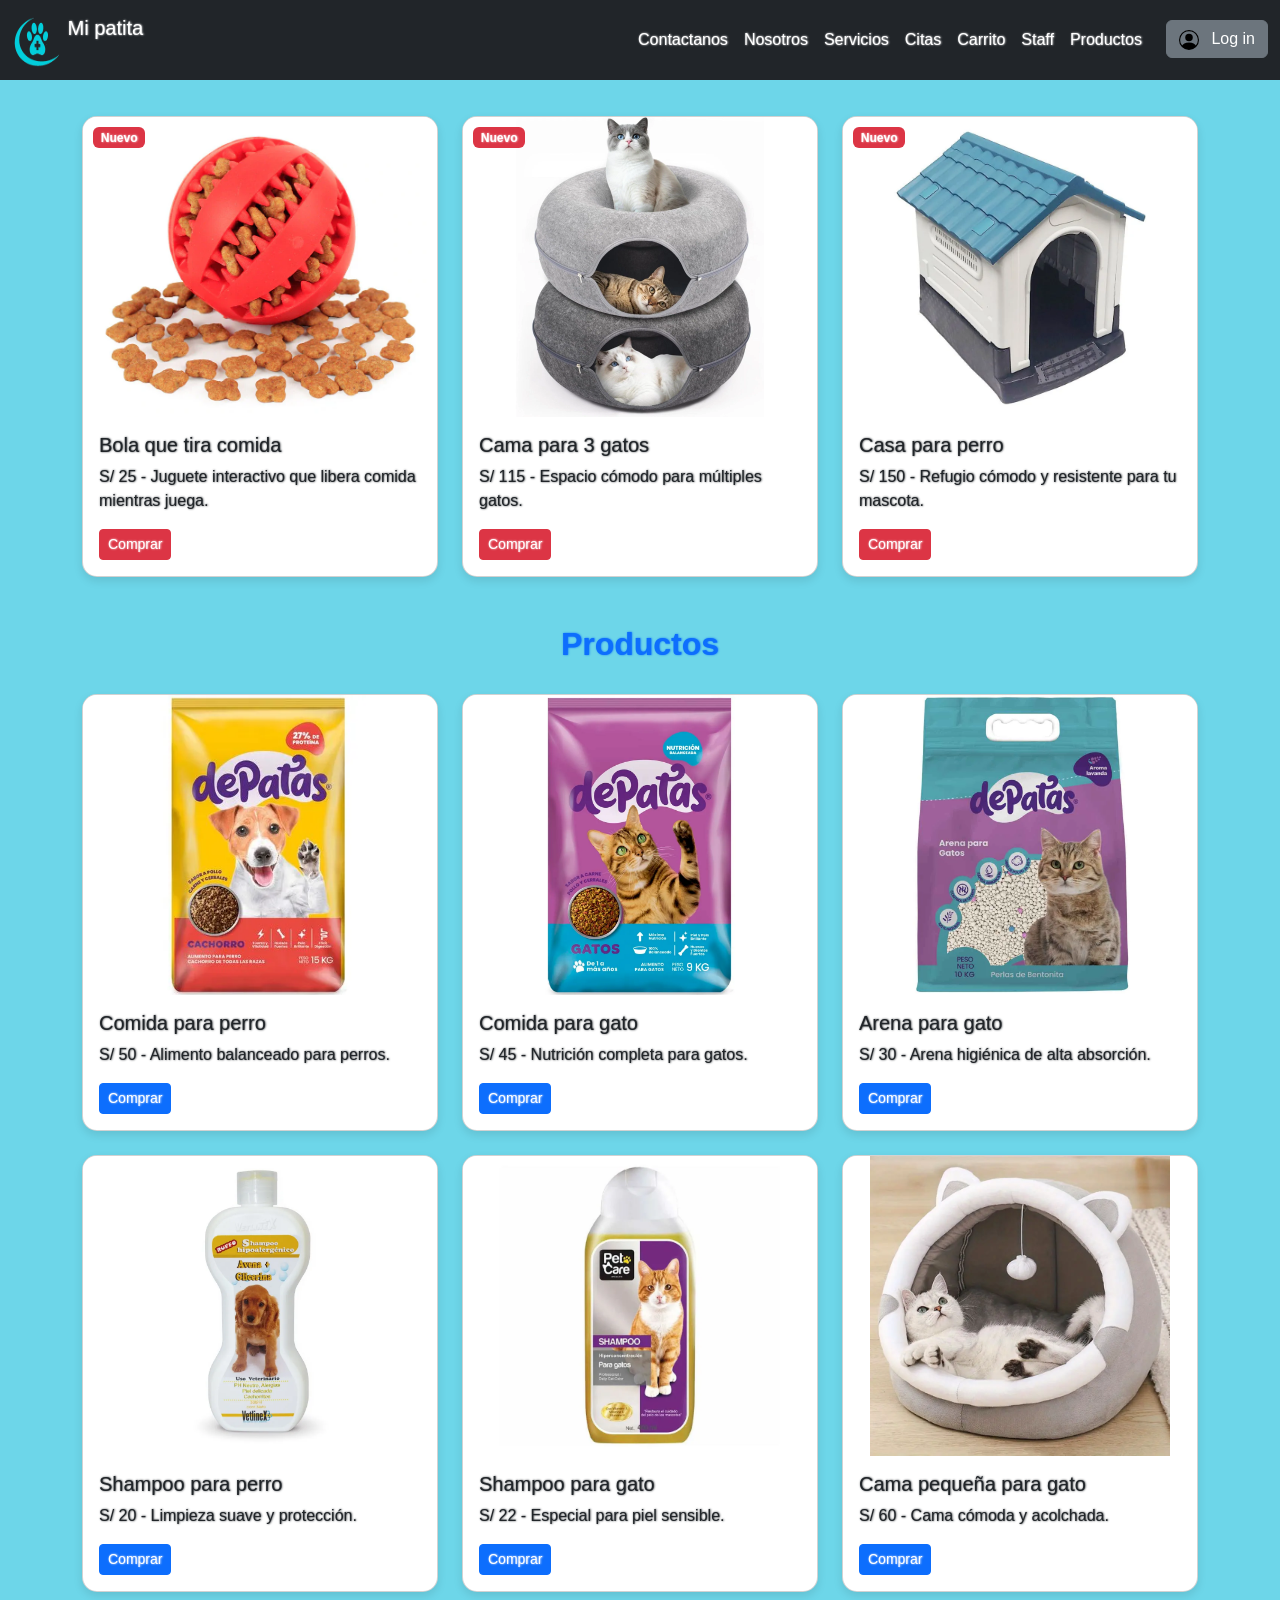
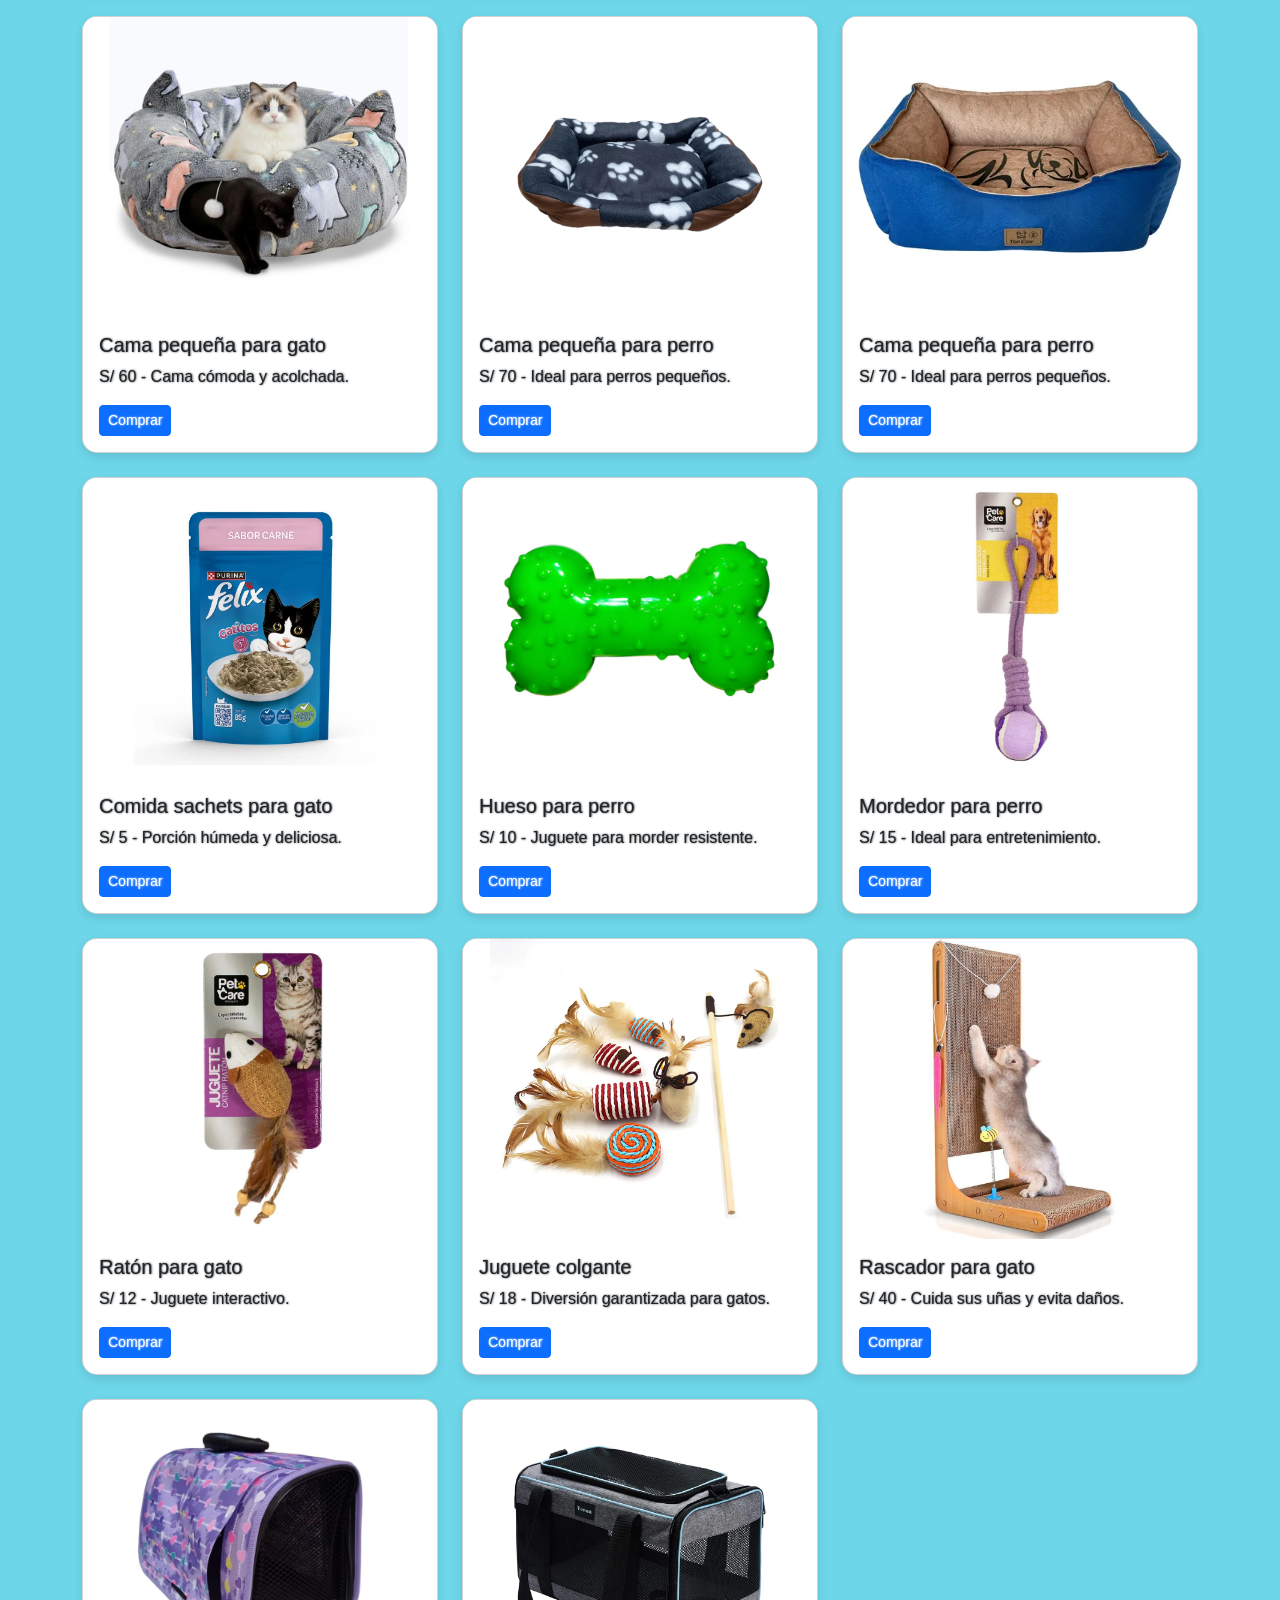
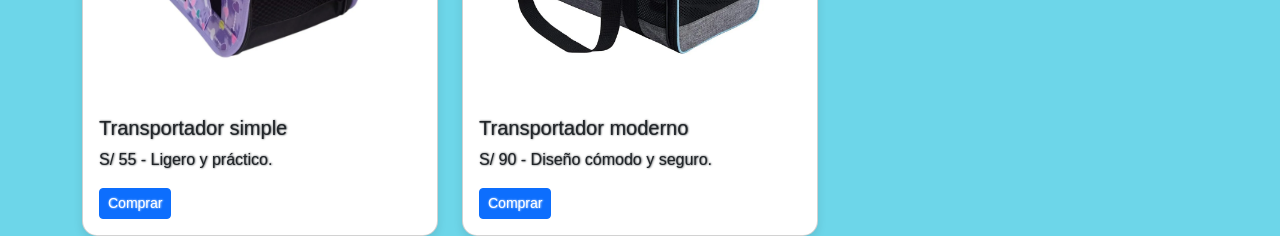
<file: productos.html>
<!DOCTYPE html>
<html lang="en">
<head>
    <meta charset="UTF-8">
    <meta name="viewport" content="width=device-width, initial-scale=1.0">
    <link href="https://cdn.jsdelivr.net/npm/bootstrap@5.3.8/dist/css/bootstrap.min.css" rel="stylesheet" integrity="sha384-sRIl4kxILFvY47J16cr9ZwB07vP4J8+LH7qKQnuqkuIAvNWLzeN8tE5YBujZqJLB" crossorigin="anonymous">
    <link rel="icon" type="image/png" href="imagenes/logo.png">
    <link rel="stylesheet" href="CSS/index.css">
    <title>Mi patita</title>
</head>
<body style="background-color: #6dd6e9;">
    <nav class="navbar navbar-expand-lg cabecera navbar-dark text-bg-dark fixed-top">
        <div class="container-fluid">
            <!-- Logo -->
            <a class="navbar-brand" href="index.html">
            <img src="imagenes/logo.png" alt="Logo" width="50" height="50" class="d-inline-block align-text-top">
            Mi patita
            </a>
            <!-- Botón para moviles -->
            <button class="navbar-toggler" type="button" data-bs-toggle="collapse" data-bs-target="#navbarNav"
            aria-controls="navbarNav" aria-expanded="false" aria-label="Toggle navigation">
                <span class="navbar-toggler-icon"></span>
            </button>
            <!-- Links -->
            <div class="collapse navbar-collapse" id="navbarNav">
                <ul class="navbar-nav ms-auto">
                    <li class="nav-item"><a class="nav-link active" href="contactos.html">Contactanos</a></li>
                    <li class="nav-item"><a class="nav-link active" href="nosotros.html">Nosotros</a></li>
                    <li class="nav-item"><a class="nav-link active" href="servicios.html">Servicios</a></li>
                    <li class="nav-item"><a class="nav-link active" href="citas.html">Citas</a></li>
                    <li class="nav-item"><a class="nav-link active" href="carrito.html">Carrito</a></li>
                    <li class="nav-item"><a class="nav-link active" href="staff.html">Staff</a></li>
                    <li class="nav-item"><a class="nav-link active" href="productos.html">Productos</a></li>
                    <!-- log in -->
                    <li class="nav-item">
                        <!-- Button to Open the Modal -->
                        <button type="button" class="btn btn-secondary ms-3" data-bs-toggle="modal" data-bs-target="#myModal">
                            <img src="imagenes/iconos/login.svg" alt="Icono" width="20" height="20" class="me-2">
                            Log in
                        </button>
                    </li>
                </ul>
            </div>
        </div>
    </nav>

    <!-- The Modal -->
    <div class="modal" id="myModal">
        <div class="modal-dialog">
            <div class="modal-content fondo_session">
                <!-- Modal Header -->
                <div class="modal-header">
                    <h4 class="modal-title">Crea tu cuenta</h4>
                    <button type="button" class="btn-close" data-bs-dismiss="modal"></button>
                </div>
                <!-- Modal body -->
                <div class="modal-body">
                    <form action="index.html">
                        <!-- Correo -->
                        <div class="mb-3">
                            <label for="correo" class="form-label">Ingrese su correo</label>
                            <input type="email" class="form-control" id="correo" placeholder="example@gmail.com" required>
                        </div>

                        <!-- Contraseña -->
                        <div class="mb-3">
                            <label for="contraseña" class="form-label">Ingrese su contraseña</label>
                            <input type="password" class="form-control" id="contraseña" placeholder="Ingrese su contraseña" required>
                        </div>

                        <!-- Confirmar contraseña -->
                        <div class="mb-3">
                            <label for="Confirmar" class="form-label">Confirma tu contraseña</label>
                            <input type="password" class="form-control" id="Confirmar" placeholder="Confirmar contraseña" required>
                        </div>

                        <!-- Nombre de usuario -->
                        <div class="mb-3">
                            <label for="nombre" class="form-label">Ingrese un nombre de usuario</label>
                            <input type="text" class="form-control" id="nombre" placeholder="Admin..." required>
                        </div>

                        <!-- Botón -->
                        <div class="d-grid login">
                            <input type="submit" class="btn btn-primary " value="Log in">
                        </div>
                    </form>
                </div>
            </div>
        </div>
    </div>

    <style>
        body {
        background-color: #f8f9fa;
        }

        .titulo {
        text-align: center;
        margin: 30px 0;
        font-weight: bold;
        }

        .card {
        border-radius: 15px;
        overflow: hidden;
        box-shadow: 0px 4px 10px rgba(0,0,0,0.1);
        transition: 0.3s;
        }

        .card:hover {
        transform: translateY(-5px);
        }

        .card img {
        width: 100%;
        height: 300px;
        object-fit: contain;
        background-color: #fff;
        }

        .badge-nuevo {
        position: absolute;
        top: 10px;
        left: 10px;
        }
    </style>

    <div class="container mt-5">
    <h2 class="titulo text-danger"> Nuevos Productos</h2>
    <div class="row g-4">

        <div class="col-md-4">
            <div class="card position-relative">
                <span class="badge bg-danger badge-nuevo">Nuevo</span>
                <img src="imagenes/productos/BolaComida.webp">
                <div class="card-body">
                    <h5>Bola que tira comida</h5>
                    <p>S/ 25 - Juguete interactivo que libera comida mientras juega.</p>
                    <a href="carrito.html" class="btn btn-danger btn-sm">Comprar</a>
                </div>
            </div>
        </div>

        <div class="col-md-4">
            <div class="card position-relative">
                <span class="badge bg-danger badge-nuevo">Nuevo</span>
                <img src="imagenes/productos/Camade3G.webp">
                    <div class="card-body">
                        <h5>Cama para 3 gatos</h5>
                        <p>S/ 115 - Espacio cómodo para múltiples gatos.</p>
                        <a href="carrito.html" class="btn btn-danger btn-sm">Comprar</a>
                    </div>
            </div>
        </div>

        <div class="col-md-4">
            <div class="card position-relative">
                <span class="badge bg-danger badge-nuevo">Nuevo</span>
                <img src="imagenes/productos/CasaparaP.webp">
                <div class="card-body">
                    <h5>Casa para perro</h5>
                    <p>S/ 150 - Refugio cómodo y resistente para tu mascota.</p>
                    <a href="carrito.html" class="btn btn-danger btn-sm">Comprar</a>
                </div>
            </div>
        </div>
    </div>

    <!-- PRODUCTOS -->
    <h2 class="titulo text-primary mt-5">Productos</h2>
    <div class="row g-4">
        <div class="col-md-4">
            <div class="card">
                <img src="imagenes/productos/ComidaP.webp">
                <div class="card-body">
                    <h5>Comida para perro</h5>
                    <p>S/ 50 - Alimento balanceado para perros.</p>
                    <a href="carrito.html" class="btn btn-primary btn-sm">Comprar</a>
                </div>
            </div>
        </div>

        <div class="col-md-4">
            <div class="card">
                <img src="imagenes/productos/ComiG.webp">
                <div class="card-body">
                    <h5>Comida para gato</h5>
                    <p>S/ 45 - Nutrición completa para gatos.</p>
                    <a href="carrito.html" class="btn btn-primary btn-sm">Comprar</a>
                </div>
            </div>
        </div>

        <div class="col-md-4">
            <div class="card">
                <img src="imagenes/productos/ArenaG.webp">
                <div class="card-body">
                    <h5>Arena para gato</h5>
                    <p>S/ 30 - Arena higiénica de alta absorción.</p>
                    <a href="carrito.html" class="btn btn-primary btn-sm">Comprar</a>
                </div>
            </div>
        </div>

        <div class="col-md-4">
            <div class="card">
                <img src="imagenes/productos/ShampooP.webp">
                <div class="card-body">
                    <h5>Shampoo para perro</h5>
                    <p>S/ 20 - Limpieza suave y protección.</p>
                    <a href="carrito.html" class="btn btn-primary btn-sm">Comprar</a>
                </div>
            </div>
        </div>

        <div class="col-md-4">
            <div class="card">
                <img src="imagenes/productos/ShampooG.webp">
                <div class="card-body">
                    <h5>Shampoo para gato</h5>
                    <p>S/ 22 - Especial para piel sensible.</p>
                    <a href="carrito.html" class="btn btn-primary btn-sm">Comprar</a>
                </div>
            </div>
        </div>

        <div class="col-md-4">
            <div class="card">
                <img src="imagenes/productos/CamapequeñaG.webp">
                <div class="card-body">
                    <h5>Cama pequeña para gato</h5>
                    <p>S/ 60 - Cama cómoda y acolchada.</p>
                    <a href="carrito.html" class="btn btn-primary btn-sm">Comprar</a>
                </div>
            </div>
        </div>

        <div class="col-md-4">
            <div class="card">
                <img src="imagenes/productos/Camapequeña2G.webp">
                <div class="card-body">
                    <h5>Cama pequeña para gato</h5>
                    <p>S/ 60 - Cama cómoda y acolchada.</p>
                    <a href="carrito.html" class="btn btn-primary btn-sm">Comprar</a>
                </div>
            </div>
        </div>

        <div class="col-md-4">
            <div class="card">
                <img src="imagenes/productos/CamaP.png">
                <div class="card-body">
                    <h5>Cama pequeña para perro</h5>
                    <p>S/ 70 - Ideal para perros pequeños.</p>
                    <a href="carrito.html" class="btn btn-primary btn-sm">Comprar</a>
                </div>
            </div>
        </div>

        <div class="col-md-4">
            <div class="card">
                <img src="imagenes/productos/CamaP2.webp">
                <div class="card-body">
                    <h5>Cama pequeña para perro</h5>
                    <p>S/ 70 - Ideal para perros pequeños.</p>
                    <a href="carrito.html" class="btn btn-primary btn-sm">Comprar</a>
                </div>
            </div>
        </div>

        <div class="col-md-4">
            <div class="card">
                <img src="imagenes/productos/ComidaCarneG.webp">
                <div class="card-body">
                    <h5>Comida sachets para gato</h5>
                    <p>S/ 5 - Porción húmeda y deliciosa.</p>
                    <a href="carrito.html" class="btn btn-primary btn-sm">Comprar</a>
                </div>
            </div>
        </div>

        <div class="col-md-4">
            <div class="card">
            <img src="imagenes/productos/HuesoP.webp">
                <div class="card-body">
                    <h5>Hueso para perro</h5>
                    <p>S/ 10 - Juguete para morder resistente.</p>
                    <a href="carrito.html" class="btn btn-primary btn-sm">Comprar</a>
                </div>
            </div>
        </div>

        <div class="col-md-4">
            <div class="card">
                <img src="imagenes/productos/JugueteP.webp">
                <div class="card-body">
                    <h5>Mordedor para perro</h5>
                    <p>S/ 15 - Ideal para entretenimiento.</p>
                    <a href="carrito.html" class="btn btn-primary btn-sm">Comprar</a>
                </div>
            </div>
        </div>

        <div class="col-md-4">
            <div class="card">
                    <img src="imagenes/productos/RatonparaG.webp">
                    <div class="card-body">
                        <h5>Ratón para gato</h5>
                        <p>S/ 12 - Juguete interactivo.</p>
                        <a href="carrito.html" class="btn btn-primary btn-sm">Comprar</a>
                    </div>
            </div>
        </div>

        <div class="col-md-4">
            <div class="card">
                <img src="imagenes/productos/JugueteG.webp">
                <div class="card-body">
                    <h5>Juguete colgante</h5>
                    <p>S/ 18 - Diversión garantizada para gatos.</p>
                    <a href="carrito.html" class="btn btn-primary btn-sm">Comprar</a>
                </div>
            </div>
        </div>

        <div class="col-md-4">
            <div class="card">
                <img src="imagenes/productos/RascadorG.webp">
                <div class="card-body">
                    <h5>Rascador para gato</h5>
                    <p>S/ 40 - Cuida sus uñas y evita daños.</p>
                    <a href="carrito.html" class="btn btn-primary btn-sm">Comprar</a>
                </div>
            </div>
        </div>

        <div class="col-md-4">
            <div class="card">
                <img src="imagenes/productos/TransportadorBasico.webp">
                <div class="card-body">
                    <h5>Transportador simple</h5>
                    <p>S/ 55 - Ligero y práctico.</p>
                    <a href="carrito.html" class="btn btn-primary btn-sm">Comprar</a>
                </div>
            </div>
        </div>

            <div class="col-md-4">
                <div class="card">
                    <img src="imagenes/productos/Transportador1.webp">
                    <div class="card-body">
                        <h5>Transportador moderno</h5>
                        <p>S/ 90 - Diseño cómodo y seguro.</p>
                        <a href="carrito.html" class="btn btn-primary btn-sm">Comprar</a>
                    </div>
            </div>
        </div>
    </div>
    <script src="https://cdn.jsdelivr.net/npm/bootstrap@5.3.8/dist/js/bootstrap.bundle.min.js" integrity="sha384-FKyoEForCGlyvwx9Hj09JcYn3nv7wiPVlz7YYwJrWVcXK/BmnVDxM+D2scQbITxI" crossorigin="anonymous"></script>
</body>
</html>
</file>
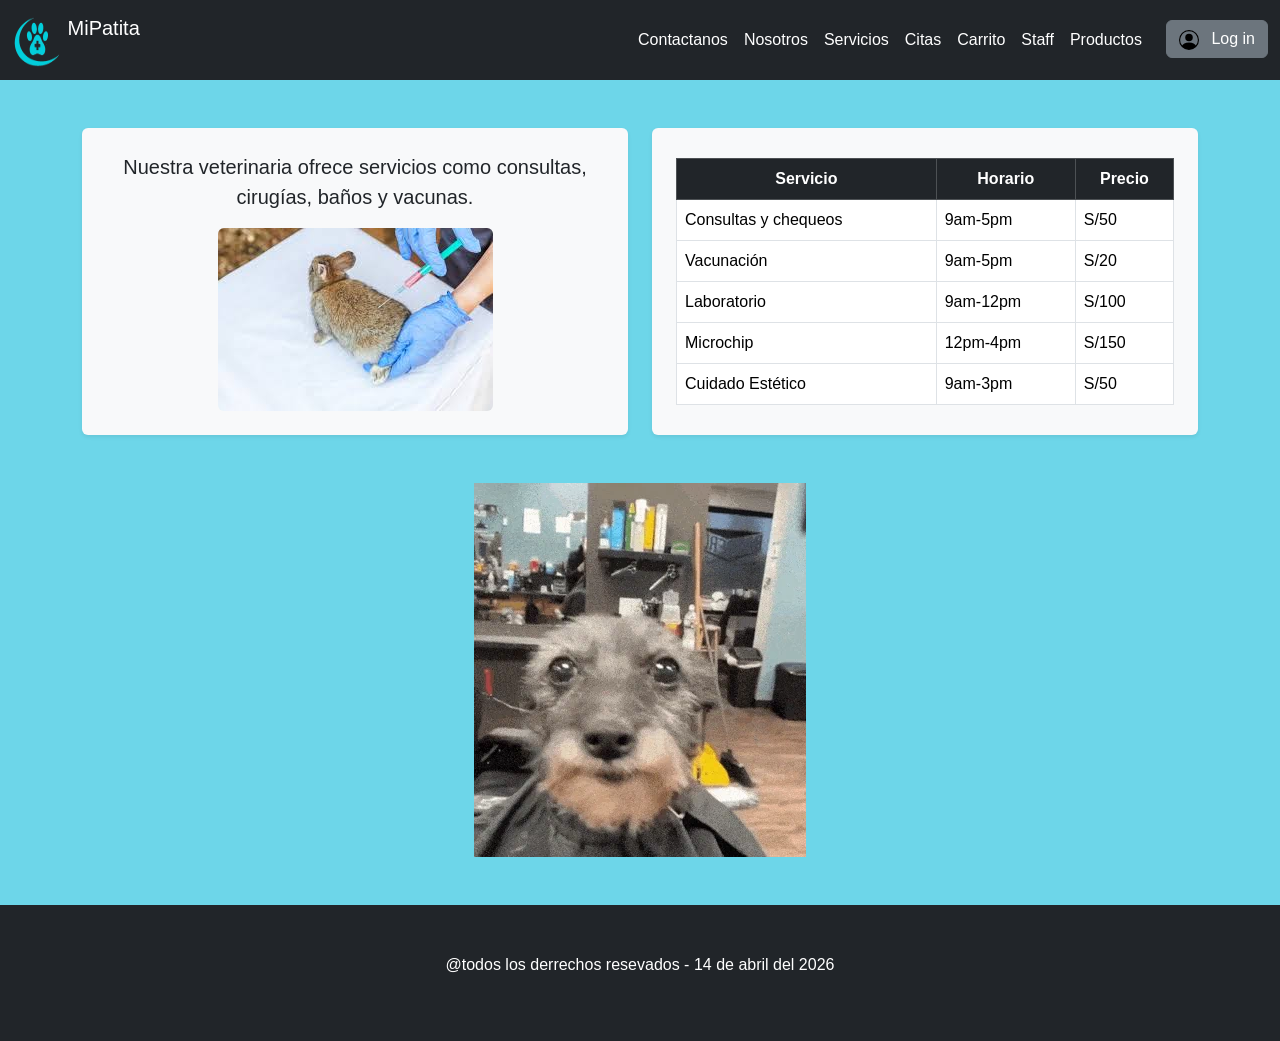
<file: servicios.html>
<!DOCTYPE html>
<html lang="en">
<head>
    <meta charset="UTF-8">
    <meta name="viewport" content="width=device-width, initial-scale=1.0">
    <link href="https://cdn.jsdelivr.net/npm/bootstrap@5.3.8/dist/css/bootstrap.min.css" rel="stylesheet" integrity="sha384-sRIl4kxILFvY47J16cr9ZwB07vP4J8+LH7qKQnuqkuIAvNWLzeN8tE5YBujZqJLB" crossorigin="anonymous">
    <link rel="icon" type="image/png" href="imagenes/logo.png">
    <link rel="stylesheet" href="CSS/servicios.css">
    <title>MiPatita</title>
</head>
<body>
    <nav class="navbar navbar-expand-lg navbar-dark text-bg-dark">
        <div class="container-fluid">
            <!-- Logo -->
            <a class="navbar-brand" href="index.html">
            <img src="imagenes/logo.png" alt="Logo" width="50" height="50" class="d-inline-block align-text-top">
            MiPatita
            </a>

            <!-- Botón para moviles -->
            <button class="navbar-toggler" type="button" data-bs-toggle="collapse" data-bs-target="#navbarNav"
            aria-controls="navbarNav" aria-expanded="false" aria-label="Toggle navigation">
                <span class="navbar-toggler-icon"></span>
            </button>

            <!-- Links -->
            <div class="collapse navbar-collapse" id="navbarNav">
                <ul class="navbar-nav ms-auto">
                    <li class="nav-item"><a class="nav-link active" href="contactos.html">Contactanos</a></li>
                    <li class="nav-item"><a class="nav-link active" href="nosotros.html">Nosotros</a></li>
                    <li class="nav-item"><a class="nav-link active" href="servicios.html">Servicios</a></li>
                    <li class="nav-item"><a class="nav-link active" href="citas.html">Citas</a></li>
                    <li class="nav-item"><a class="nav-link active" href="carrito.html">Carrito</a></li>
                    <li class="nav-item"><a class="nav-link active" href="staff.html">Staff</a></li>
                    <li class="nav-item"><a class="nav-link active" href="productos.html">Productos</a></li>
                    <!-- log in -->
                    <li class="nav-item">
                        <!-- Button to Open the Modal -->
                        <button type="button" class="btn btn-secondary ms-3" data-bs-toggle="modal" data-bs-target="#myModal">
                            <img src="imagenes/iconos/login.svg" alt="Icono" width="20" height="20" class="me-2">
                            Log in
                        </button>
                    </li>
                </ul>
            </div>
        </div>
    </nav>

    <!-- The Modal -->
    <div class="modal" id="myModal">
        <div class="modal-dialog">
            <div class="modal-content">
                <!-- Modal Header -->
                <div class="modal-header">
                    <h4 class="modal-title">Crea tu cuenta</h4>
                    <button type="button" class="btn-close" data-bs-dismiss="modal"></button>
                </div>
                <!-- Modal body -->
                <div class="modal-body">
                    <form>
                        <!-- Correo -->
                        <div class="mb-3">
                            <label for="correo" class="form-label">Ingrese su correo</label>
                            <input type="email" class="form-control" id="correo" placeholder="example@gmail.com..." required>
                        </div>

                        <!-- Contraseña -->
                        <div class="mb-3">
                            <label for="contraseña" class="form-label">Ingrese su contraseña</label>
                            <input type="password" class="form-control" id="contraseña" placeholder="Ingrese su contraseña" required>
                        </div>

                        <!-- Confirmar contraseña -->
                        <div class="mb-3">
                            <label for="Confirmar" class="form-label">Confirma tu contraseña</label>
                            <input type="password" class="form-control" id="Confirmar" placeholder="Confirmar contraseña" required>
                        </div>

                        <!-- Nombre de usuario -->
                        <div class="mb-3">
                            <label for="nombre" class="form-label">Ingrese un nombre de usuario</label>
                            <input type="text" class="form-control" id="nombre" placeholder="Ismael" required>
                        </div>

                        <!-- Botón -->
                        <div class="d-grid">
                            <input type="submit" class="btn btn-primary" value="Log in">
                        </div>
                    </form>
                </div>
            </div>
        </div>
    </div>

    <div class="container my-5">
        <div class="row align-items-stretch">
            
            <div class="col-md-6 mb-4 sombra">
                <div class="bg-light p-4 h-100 text-center rounded shadow-sm">
                    <p class="lead">Nuestra veterinaria ofrece servicios como consultas, cirugías, baños y vacunas.</p>
                    <img src="imagenes/referencia.jpeg" class="img-fluid rounded" alt="Referencia" style="max-height: 300px; object-fit: cover;">
                </div>
            </div>

            <div class="col-md-6 mb-4 sombra">
                <div class="bg-light p-4 h-100 rounded shadow-sm d-flex align-items-center">
                    <table class="table table-bordered table-hover bg-white m-0">
                        <thead class="table-dark text-center">
                            <tr>
                                <th>Servicio</th>
                                <th>Horario</th>
                                <th>Precio</th>
                            </tr>
                        </thead>
                        <tbody>
                            <tr>
                                <td>Consultas y chequeos</td>
                                <td>9am-5pm</td>
                                <td>S/50</td>
                            </tr>
                            <tr>
                                <td>Vacunación</td>
                                <td>9am-5pm</td>
                                <td>S/20</td>
                            </tr>
                            <tr>
                                <td>Laboratorio</td>
                                <td>9am-12pm</td>
                                <td>S/100</td>
                            </tr>
                            <tr>
                                <td>Microchip</td>
                                <td>12pm-4pm</td>
                                <td>S/150</td>
                            </tr>
                            <tr>
                                <td>Cuidado Estético</td>
                                <td>9am-3pm</td>
                                <td>S/50</td>
                            </tr>
                        </tbody>
                    </table>
                </div>
            </div>
        </div>
        <div class="row justify-content-center mt-4 sombra">
            <div class="col-12 text-center">
                <img src="imagenes/corte.gif" class="img-fluid" alt="400" style="max-width: 400px;">
            </div>
        </div>
    </div>

    <div class="container-fluid pie text-bg-dark pie pt-5 pb-5 text-center mt-5">
        <footer>
            <p>@todos los derrechos resevados - 14 de abril del 2026</p>
        </footer>
    </div>
    <script src="https://cdn.jsdelivr.net/npm/bootstrap@5.3.8/dist/js/bootstrap.bundle.min.js" integrity="sha384-FKyoEForCGlyvwx9Hj09JcYn3nv7wiPVlz7YYwJrWVcXK/BmnVDxM+D2scQbITxI" crossorigin="anonymous"></script>
</body>
</html>
</file>
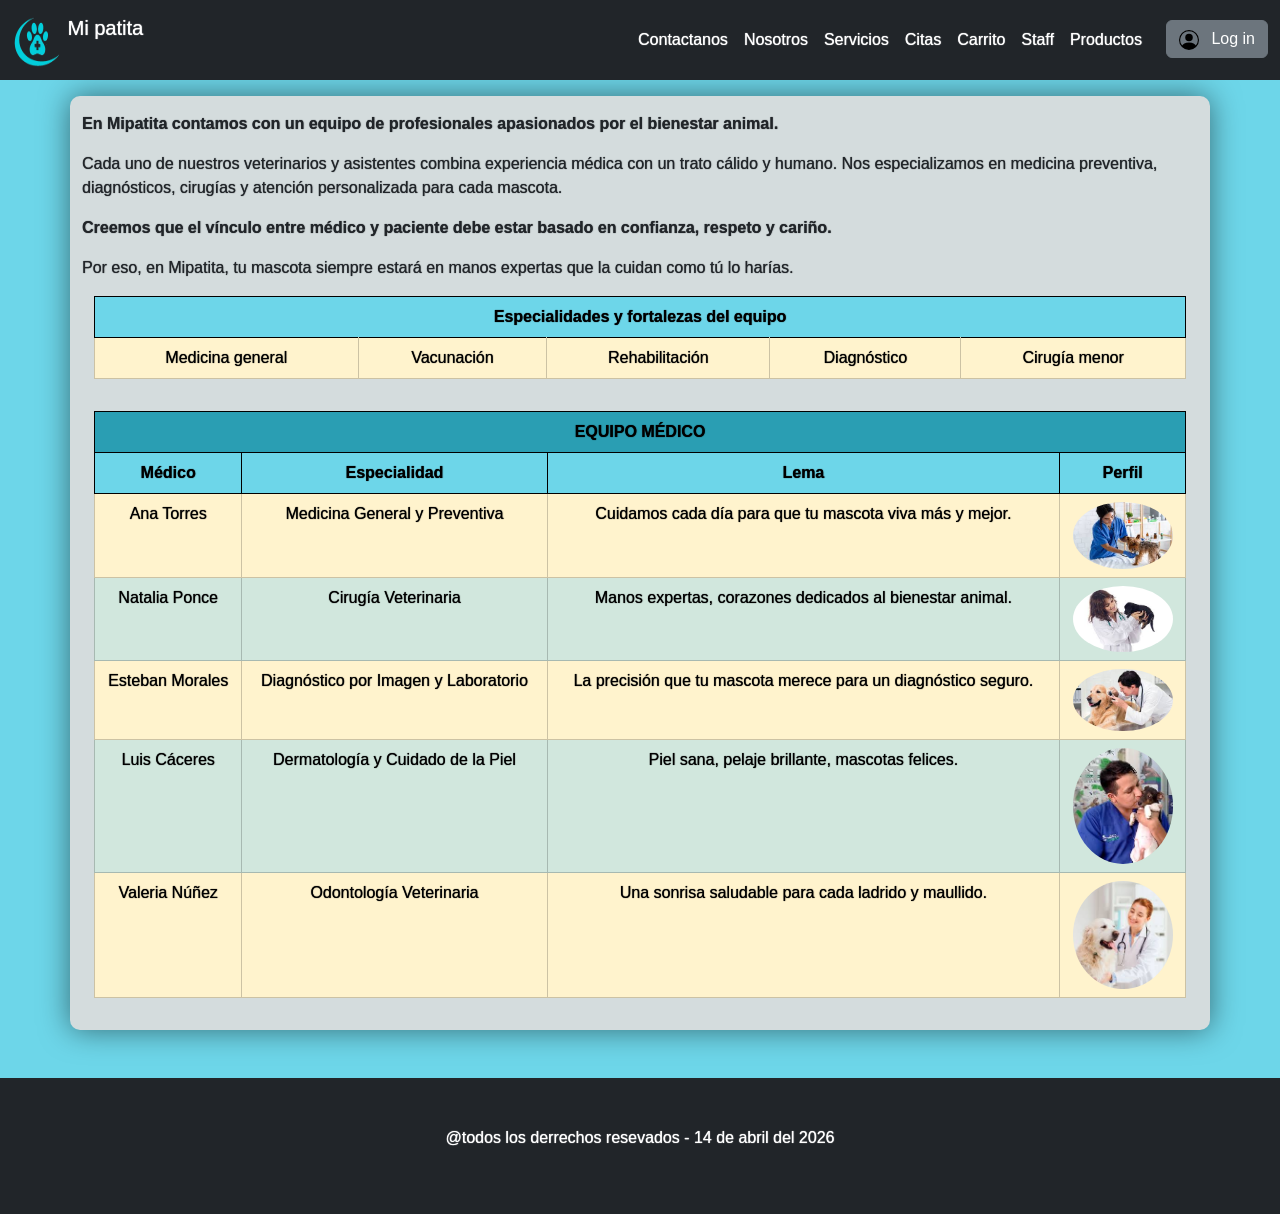
<file: staff.html>
<!DOCTYPE html>
<html lang="en">
<head>
    <meta charset="UTF-8">
    <meta name="viewport" content="width=device-width, initial-scale=1.0">
    <link href="https://cdn.jsdelivr.net/npm/bootstrap@5.3.8/dist/css/bootstrap.min.css" rel="stylesheet" integrity="sha384-sRIl4kxILFvY47J16cr9ZwB07vP4J8+LH7qKQnuqkuIAvNWLzeN8tE5YBujZqJLB" crossorigin="anonymous">
    <link rel="icon" type="image/png" href="imagenes/logo.png">
    <link rel="stylesheet" href="CSS/staff.css">
    <title>Staff/Equipo</title>
</head>
<body>
    <nav class="navbar navbar-expand-lg navbar-dark bg-dark cabecera fixed-top">
        <div class="container-fluid">
            <!-- Logo -->
            <a class="navbar-brand" href="index.html">
            <img src="imagenes/logo.png" alt="Logo" width="50" height="50" class="d-inline-block align-text-top">
            Mi patita
            </a>
            <!-- Botón para moviles -->
            <button class="navbar-toggler" type="button" data-bs-toggle="collapse" data-bs-target="#navbarNav"
            aria-controls="navbarNav" aria-expanded="false" aria-label="Toggle navigation">
                <span class="navbar-toggler-icon"></span>
            </button>
            <!-- Links -->
            <div class="collapse navbar-collapse" id="navbarNav">
                <ul class="navbar-nav ms-auto">
                    <li class="nav-item"><a class="nav-link active" href="contactos.html">Contactanos</a></li>
                    <li class="nav-item"><a class="nav-link active" href="nosotros.html">Nosotros</a></li>
                    <li class="nav-item"><a class="nav-link active" href="servicios.html">Servicios</a></li>
                    <li class="nav-item"><a class="nav-link active" href="citas.html">Citas</a></li>
                    <li class="nav-item"><a class="nav-link active" href="carrito.html">Carrito</a></li>
                    <li class="nav-item"><a class="nav-link active" href="staff.html">Staff</a></li>
                    <li class="nav-item"><a class="nav-link active" href="productos.html">Productos</a></li>
                    <!-- log in -->
                    <li class="nav-item">
                        <!-- Button to Open the Modal -->
                        <button type="button" class="btn btn-secondary ms-3" data-bs-toggle="modal" data-bs-target="#myModal">
                            <img src="imagenes/iconos/login.svg" alt="Icono" width="20" height="20" class="me-2">
                            Log in
                        </button>
                    </li>
                </ul>
            </div>
        </div>
    </nav>

    <!-- The Modal -->
    <div class="modal" id="myModal">
        <div class="modal-dialog">
            <div class="modal-content fondo_session">
                <!-- Modal Header -->
                <div class="modal-header">
                    <h4 class="modal-title">Crea tu cuenta</h4>
                    <button type="button" class="btn-close" data-bs-dismiss="modal"></button>
                </div>
                <!-- Modal body -->
                <div class="modal-body">
                    <form action="index.html">
                        <!-- Correo -->
                        <div class="mb-3">
                            <label for="correo" class="form-label">Ingrese su correo</label>
                            <input type="email" class="form-control" id="correo" placeholder="example@gmail.com" required>
                        </div>

                        <!-- Contraseña -->
                        <div class="mb-3">
                            <label for="contraseña" class="form-label">Ingrese su contraseña</label>
                            <input type="password" class="form-control" id="contraseña" placeholder="Ingrese su contraseña" required>
                        </div>

                        <!-- Confirmar contraseña -->
                        <div class="mb-3">
                            <label for="Confirmar" class="form-label">Confirma tu contraseña</label>
                            <input type="password" class="form-control" id="Confirmar" placeholder="Confirmar contraseña" required>
                        </div>

                        <!-- Nombre de usuario -->
                        <div class="mb-3">
                            <label for="nombre" class="form-label">Ingrese un nombre de usuario</label>
                            <input type="text" class="form-control" id="nombre" placeholder="Admin..." required>
                        </div>

                        <!-- Botón -->
                        <div class="d-grid login">
                            <input type="submit" class="btn btn-primary " value="Log in">
                        </div>
                    </form>
                </div>
            </div>
        </div>
    </div>
    <div class="pt-5"></div>
    <div class="container fondo mt-5">
        <div class="mt-3">
            <div class="pt-3 negrita">
                <p><b>En Mipatita contamos con un equipo de profesionales apasionados por el bienestar animal.</b></p>
            </div>
            <div>
                <p>Cada uno de nuestros veterinarios y asistentes combina experiencia médica con un trato cálido y humano. Nos especializamos en medicina preventiva, diagnósticos, cirugías y atención personalizada para cada mascota.</p>
            </div>
            <div>
                <p><b>Creemos que el vínculo entre médico y paciente debe estar basado en confianza, respeto y cariño.</b></p>
            </div>
            <div>
                <p>Por eso, en Mipatita, tu mascota siempre estará en manos expertas que la cuidan como tú lo harías.</p>
            </div>
        </div>
        <div class="container">
            <table class="table table-hover table-bordered text-center bloque">
                <tr class="tabla">
                    <th colspan="5" class="color">Especialidades y fortalezas del equipo</th>
                </tr>
                <tr class="table-warning">
                    <td>Medicina general</td>
                    <td>Vacunación</td>
                    <td>Rehabilitación</td>
                    <td>Diagnóstico</td>
                    <td>Cirugía menor</td>
                </tr>
            </table>
            
            <div class="containers pt-3 pb-3">
                <table class="table table-hover table-bordered text-center bloque">
                    <tr>
                        <th class="color color1" colspan="4">EQUIPO MÉDICO</th>
                    </tr>
                    <tr>
                        <th class="color">Médico</th>
                        <th class="color">Especialidad</th>
                        <th class="color">Lema</th>
                        <th class="color">Perfil</th>
                    </tr>
                    <tr class="table-warning">
                        <td>Ana Torres</td>
                        <td>Medicina General y Preventiva</td>
                        <td>Cuidamos cada día para que tu mascota viva más y mejor.</td>
                        <td><img src="imagenes/equipo/Ana.jpeg" class="rounded-circle" width="100px"></td>
                    </tr>
                    <tr class="table-success">
                        <td>Natalia Ponce</td>
                        <td>Cirugía Veterinaria</td>
                        <td>Manos expertas, corazones dedicados al bienestar animal.</td>
                        <td><img src="imagenes/equipo/Natalia.jpeg" class="rounded-circle" width="100px"></td>
                    </tr>
                    <tr class="table-warning">
                        <td>Esteban Morales</td>
                        <td>Diagnóstico por Imagen y Laboratorio</td>
                        <td>La precisión que tu mascota merece para un diagnóstico seguro.</td>
                        <td><img src="imagenes/equipo/Esteban.jpeg" class="rounded-circle" width="100px"></td>
                    </tr>
                    <tr class="table-success">
                        <td>Luis Cáceres</td>
                        <td>Dermatología y Cuidado de la Piel</td>
                        <td>Piel sana, pelaje brillante, mascotas felices.</td>
                        <td><img src="imagenes/equipo/Luis.jpeg" class="rounded-circle" width="100px"></td>
                    </tr>
                    <tr class="table-warning">
                        <td>Valeria Núñez</td>
                        <td>Odontología Veterinaria</td>
                        <td>Una sonrisa saludable para cada ladrido y maullido.</td>
                        <td><img src="imagenes/equipo/Valeria.jpeg" class="rounded-circle" width="100px"></td>
                    </tr>
                </table>
            </div>
        </div>
    </div>
    <div class="container-fluid pie text-bg-dark pie pt-5 pb-5 text-center mt-5">
        <footer>
            <p>@todos los derrechos resevados - 14 de abril del 2026</p>
        </footer>
    </div>
    <script src="https://cdn.jsdelivr.net/npm/bootstrap@5.3.8/dist/js/bootstrap.bundle.min.js" integrity="sha384-FKyoEForCGlyvwx9Hj09JcYn3nv7wiPVlz7YYwJrWVcXK/BmnVDxM+D2scQbITxI" crossorigin="anonymous"></script>
</body>
</html>
</file>
<file: CSS/index.css>
body {
    background: #6dd6e9;
    font-family: sans-serif !important;
    text-shadow: 0.5px -0.5px 2px;
}

.marca {
    color: #4ae2e7;
}

.seccion {
    background-color: #f5f5f5;
    padding: 40px;
}

.card-simple {
    background: white;
    padding: 15px;
    border-radius: 10px;
    box-shadow: 0px 2px 5px rgba(0,0,0,0.1);
    margin-bottom: 20px;
}

.card-simple img {
    border-radius: 10px;
    margin-bottom: 10px;
}

.titulo {
    text-align: center;
    margin-bottom: 30px;
}

.card-simple img {
    height: 150px;
    object-fit: cover;
}

.titulo-pro {
    font-size: 40px;
    font-weight: bold;
    color: #0d6efd;
    text-transform: uppercase;
    letter-spacing: 2px;
}

td:hover{
    background-color: #d4edda;
}

.borde {
    background: #bac9cc !important;
    border-radius: 10px;
}

.redondeo {
    border-radius: 10px;
}

.lead {
    letter-spacing: 2px;
}
</file>
<file: CSS/carrito.css>
body {
    background: #6dd6e9;
    font-family: sans-serif;
}

.fondo {
    background: #d4dcdd;
    border-radius: 10px;
    box-shadow: 0px 0px 30px rgba(0,0,0,0.9);
    
}

.titulo { 
    text-align: center;
    margin: 30px 0;
    font-weight: bold;
}

.producto {
    display: flex;
    justify-content: space-between;
    align-items: center;
    padding: 10px;
    border-bottom: 1px solid #ddd;
}

.producto h5 {
    margin: 0;
}

.total {
    font-size: 1.2rem;
    font-weight: bold;
    text-align: right;
    margin-top: 20px;
}

.color {
    background: #c5c6c0;
}

.borde {
    border-radius: 8px;
}

.producto:hover {
    background: #d4dcdd;
}
</file>
<file: CSS/citas.css>
body {
    background: #6dd6e9;
    font-family: sans-serif !important;
}

.marca {
    color: #4ae2e7;
}

.seccion {
    background-color: #f5f5f5;
    padding: 40px;
}

.card-simple {
    background: white;
    padding: 15px;
    border-radius: 10px;
    box-shadow: 0px 2px 5px rgba(0,0,0,0.1);
    margin-bottom: 20px;
}

.card-simple img {
    border-radius: 10px;
    margin-bottom: 10px;
}

.titulo {
    text-align: center;
    margin-bottom: 30px;
}

.card-simple img {
    height: 150px;
    object-fit: cover;
}

.titulo-pro {
    font-size: 40px;
    font-weight: bold;
    color: #0d6efd;
    text-transform: uppercase;
    letter-spacing: 2px;
}

td:hover{
    background-color: #d4edda;
}

.borde {
    background: #bac9cc !important;
    border-radius: 10px;
}

.redondeo {
    border-radius: 10px;
}

.lead {
    letter-spacing: 2px;
}
</file>
<file: CSS/contacto.css>
body {
    background: #6dd6e9;
    font-family: sans-serif !important;
}

.sombra {
    box-shadow: 0px 5px 30px rgba(0,0,0,0.7) !important;
}
</file>
<file: CSS/nosotros.css>
body {
    background: #6dd6e9;
    font-family: sans-serif !important;
}

.bloques {
    margin-top: 120px;
    background: #e1ebec;
    padding: 25px;
    border-radius: 10px;
    box-shadow: 0px 2px 10px rgba(0,0,0,1);
}

.img {
    border-radius: 10px !important;
}

.color {
    color: #117A65 !important;
    /* margin: 5px !important; */
}
</file>
<file: CSS/servicios.css>
body {
    background: #6dd6e9;
    font-family: sans-serif !important;
}
</file>
<file: CSS/staff.css>
body {
    background: #6dd6e9;
    font-family: sans-serif !important;
    text-shadow: 0.2px -0.5px 1px;
}

.fondo {
    background: #d4dcdd;
    border-radius: 10px;
    box-shadow: 0px 0px 30px rgba(0,0,0,0.5);
    
}

.bloque {
    border: black 1px solid;
}

.color {
    background: #6dd6e9 !important;
}

.color1 {
    background: #2a9eb3 !important;
}
</file>
